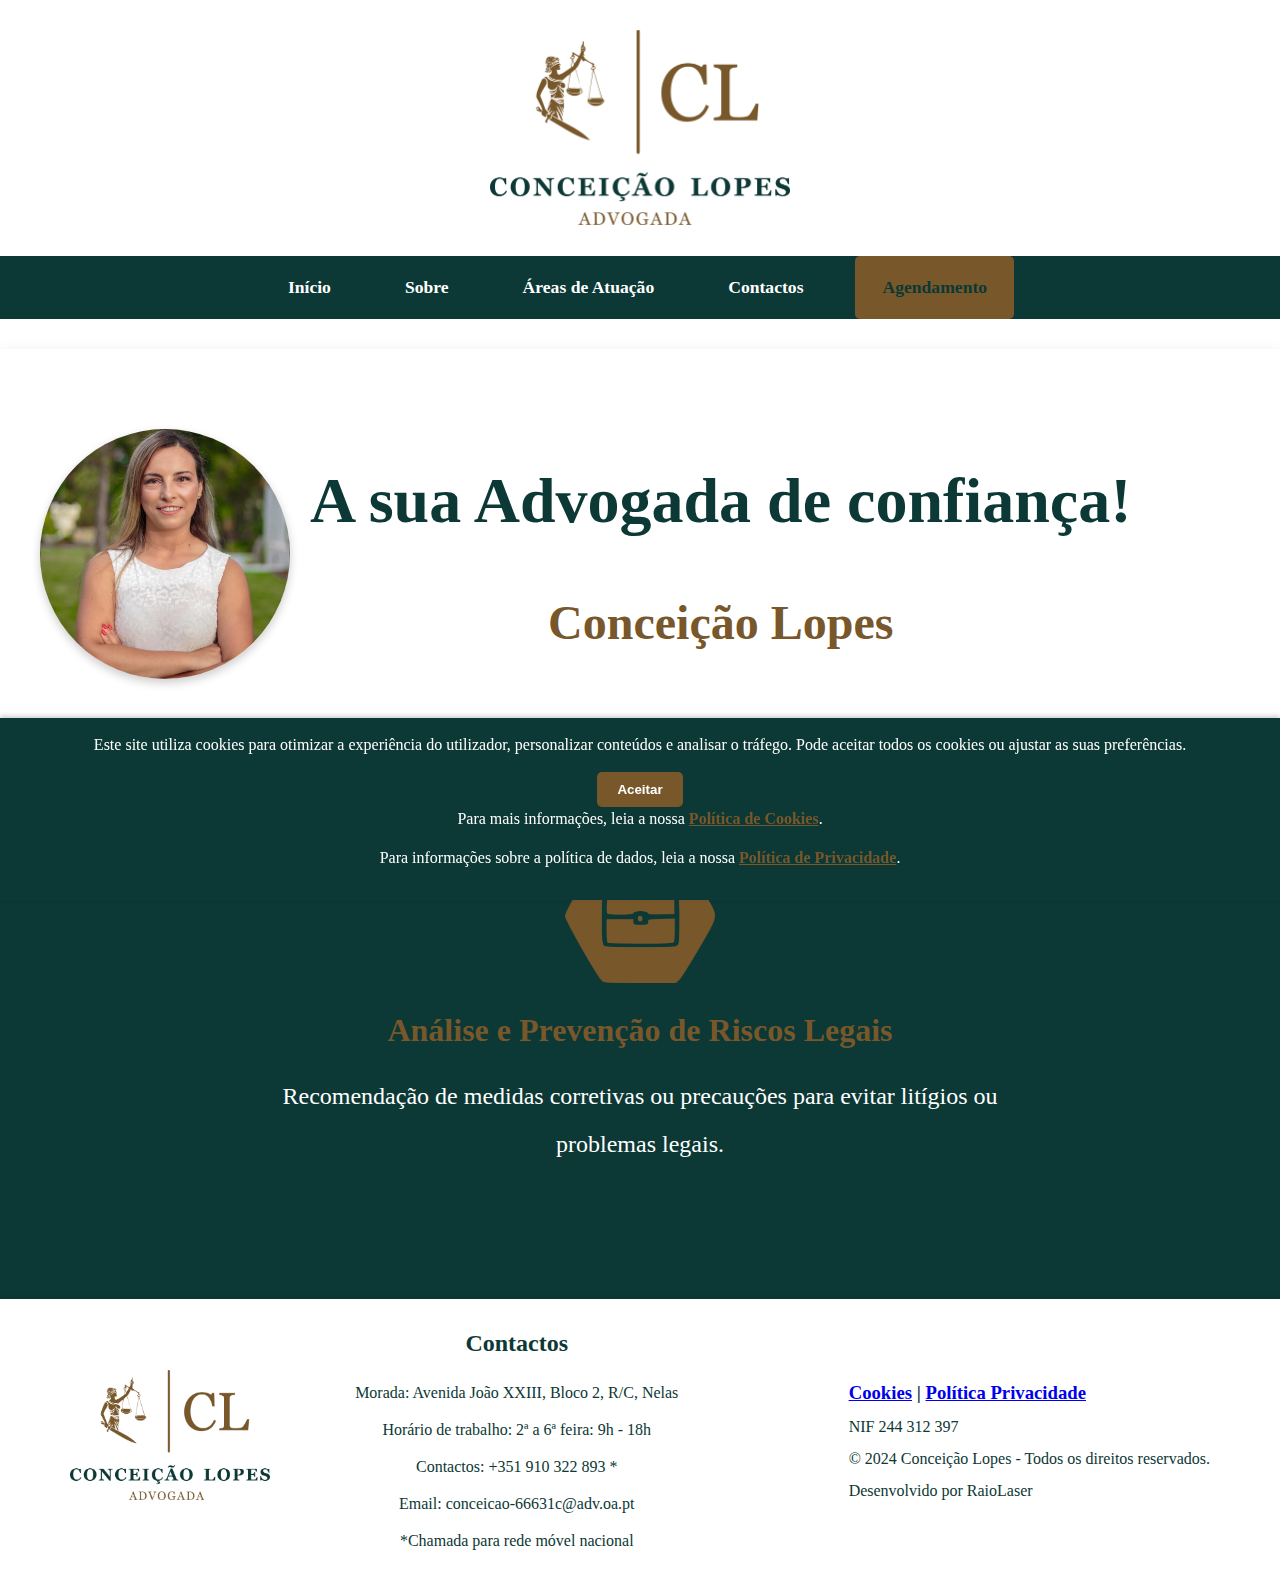
<file: index.html>
<!DOCTYPE html>
<html lang="pt">
<head>
    <meta charset="UTF-8">
    <meta name="viewport" content="width=device-width, initial-scale=1.0">
    <title>Contactos - Conceição Lopes - Advogada</title>
    <link rel="stylesheet" href="styles.css">
    
    </style>
</head>
<body>
    <!-- Cabeçalho -->
    <header>
        <div class="top-bar">
            <img src="logo.png" alt="Logotipo Conceição Lopes" class="logo">
        </div>
        <nav>
            <ul>
                <li><a href="index.html">Início</a></li>
                <li><a href="sobre.html">Sobre</a></li>
                <li><a href="areas.html">Áreas de Atuação</a></li>
                <li><a href="contactos.html">Contactos</a></li>
                <li><a href="agendamento.html" class="btn-agendamento">Agendamento</a></li>
            </ul>
        </nav>
    </header>
    <!-- Slogan e Foto -->
    <section class="slogan">
        <div class="slogan-content">
            <img src="foto1.jpg" alt="Foto da Advogada" class="advogada-foto">
            <div class="slogan-text">
                <h1>A sua Advogada de confiança!</h1>
                <h2>Conceição Lopes</h2>
            </div>
        </div>
    </section>

    <!-- Slider de tópicos -->
    <section class="slider">
        <div class="slider-content">
            <div class="slide active">
                <img src="icon1.png" alt="Ícone Análise">
                <h3>Análise e Prevenção de Riscos Legais</h3>
                <p>Recomendação de medidas corretivas ou precauções para evitar litígios ou problemas legais.</p>
            </div>
            <div class="slide">
                <img src="icon2.png" alt="Ícone Documentação">
                <h3>Documentação Preventiva</h3>
                <p>Contratos, acordos e outros documentos legais de forma proativa para proteger os seus interesses.</p>
            </div>
            <div class="slide">
                <img src="icon3.png" alt="Ícone Orientação">
                <h3>Orientação Jurídica</h3>
                <p>Práticas sobre como agir em conformidade com a lei de forma a agilizar os seus negócios.</p>
            </div>
            <div class="slide">
                <img src="icon4.png" alt="Ícone Atualizações">
                <h3>Atualizações Legais e Jurisprudência</h3>
                <p>Previne os seus clientes sobre novas leis ou decisões judiciais que possam afetar os seus interesses.</p>
            </div>
        </div>
    </section>

    <!-- Rodapé -->
    <footer>
        <div class="footer-container">
        <!-- Logo do rodapé -->
        <div class="footer-logo">
            <img src="logo.png" alt="Logo" />
        </div>
        
        <!-- Contatos e outras informações -->
        <div class="footer-contacts">
            <h3>Contactos</h3>
     	    <p>Morada: Avenida João XXIII, Bloco 2, R/C, Nelas</p>
            <p>Horário de trabalho: 2ª a 6ª feira: 9h - 18h</p>
            <p>Contactos: +351 910 322 893 *</p>
            <p>Email: conceicao-66631c@adv.oa.pt</p>
<p>*Chamada para rede móvel nacional</p>

        </div>
            <div class="footer-center">
                
            </div>
            <div class="footer-right">
 <h3><a href="cookies.html">Cookies</a> | <a href="politica-dados.html">Política Privacidade</a></h3>
                <p>NIF 244 312 397</p>
                <p>© 2024 Conceição Lopes - Todos os direitos reservados.</p>
		<P> Desenvolvido por RaioLaser
               
            </div>
        </div>
    </footer>

    <div id="cookie-popup" class="cookie-popup">
        <p>
            Este site utiliza cookies para otimizar a experiência do utilizador, personalizar conteúdos e analisar o tráfego. 
            Pode aceitar todos os cookies ou ajustar as suas preferências.
        </p>
        <button id="accept-cookies">Aceitar</button>
        <p>Para mais informações, leia a nossa <a href="cookies.html" target="_blank">Política de Cookies</a>.</p>
        <p>Para informações sobre a política de dados, leia a nossa <a href="politica-dados.html" target="_blank">Política de Privacidade</a>.</p>
    </div>
    
</div>
<script src="script.js"></script>
</body>
</html>
</file>
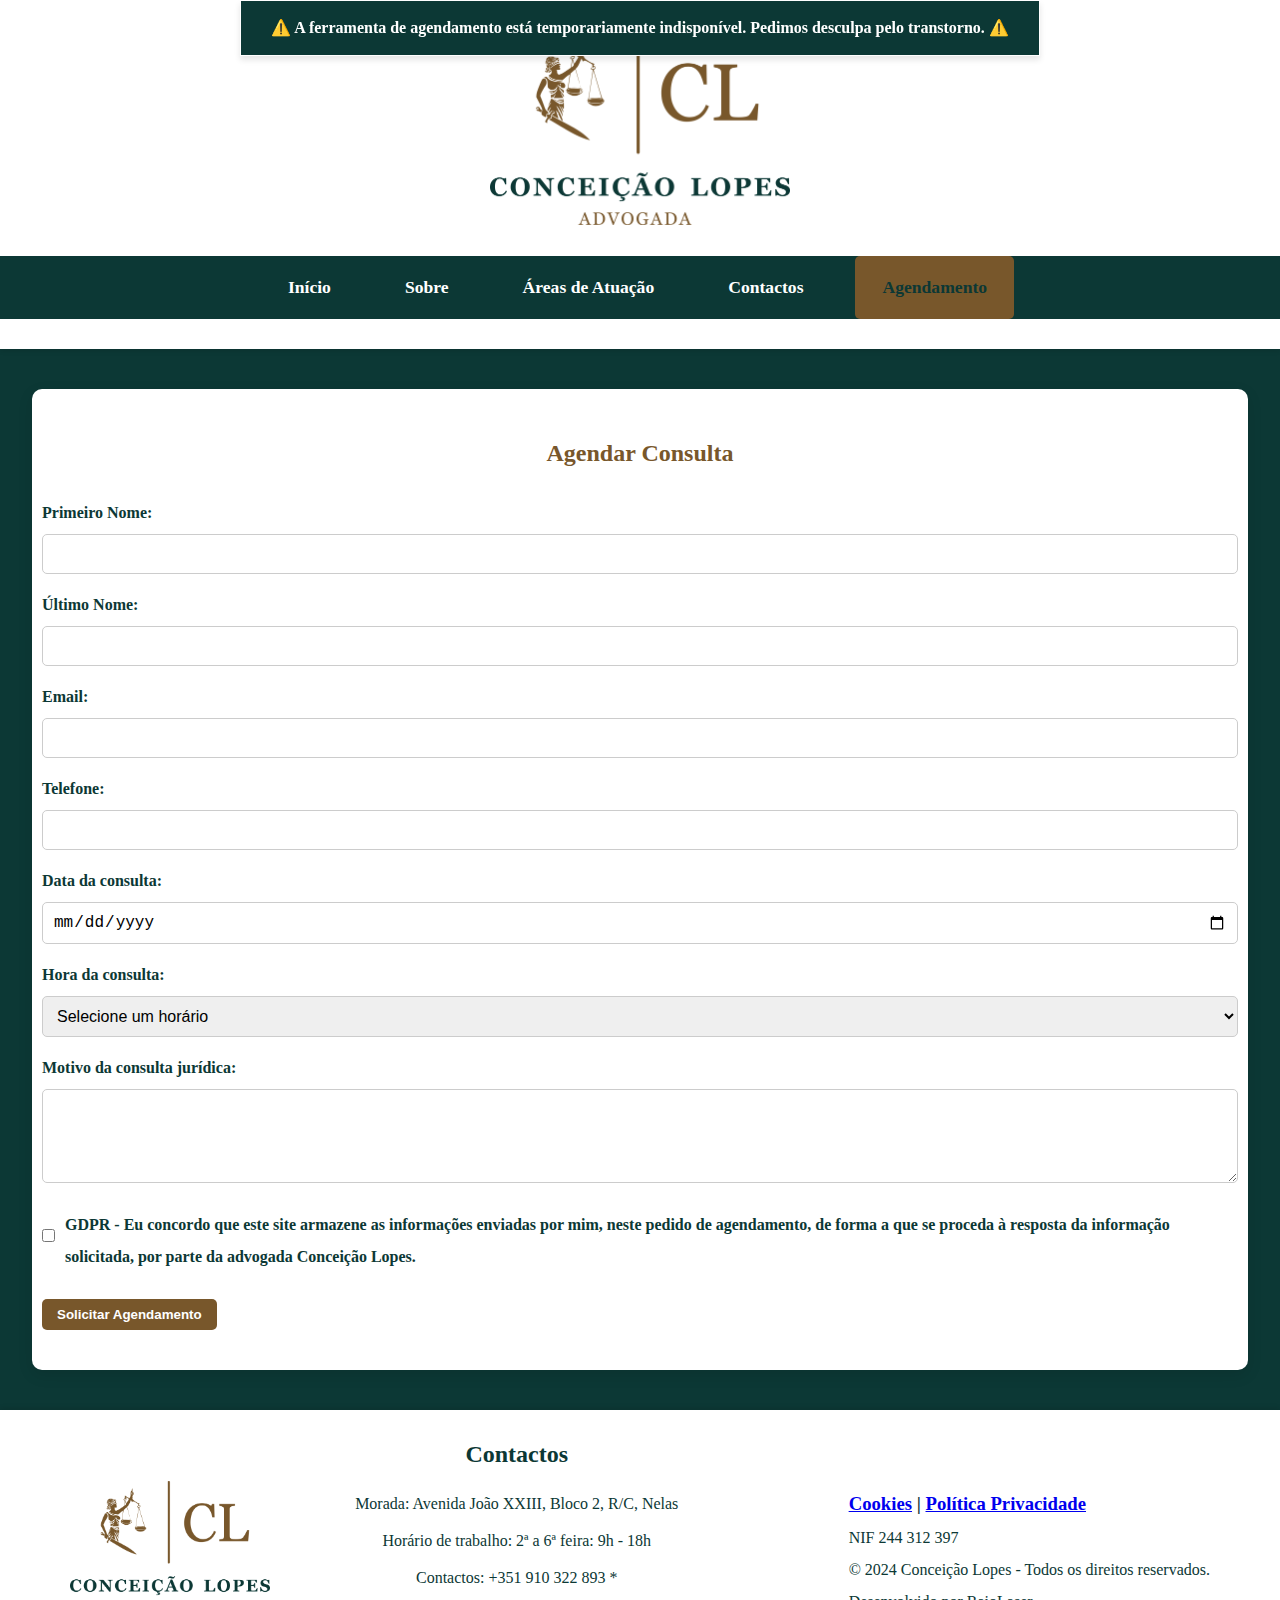
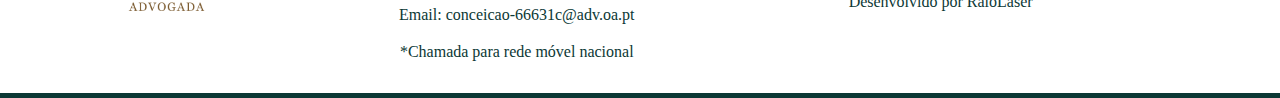
<file: agendamento.html>
<!DOCTYPE html>
<html lang="pt">
<head>
    <meta charset="UTF-8">
    <meta name="viewport" content="width=device-width, initial-scale=1.0">
    <title>Contactos - Conceição Lopes - Advogada</title>
    <link rel="stylesheet" href="styles.css">
    
    </style>
</head>
<body>
    <!-- Cabeçalho -->
    <header>
        <div class="top-bar">
            <img src="logo.png" alt="Logotipo Conceição Lopes" class="logo">
        </div>
        <nav>
            <ul>
                <li><a href="index.html">Início</a></li>
                <li><a href="sobre.html">Sobre</a></li>
                <li><a href="areas.html">Áreas de Atuação</a></li>
                <li><a href="contactos.html">Contactos</a></li>
                <li><a href="agendamento.html" class="btn-agendamento">Agendamento</a></li>
            </ul>
        </nav>
    </header>

  
    <!-- Formulário de Agendamento -->
    <section class="agendamento-form">
        <h2>Agendar Consulta</h2>
        <form id="agendamentoForm">
            <label for="firstName">Primeiro Nome:</label>
            <input type="text" id="firstName" name="firstName" required>

            <label for="lastName">Último Nome:</label>
            <input type="text" id="lastName" name="lastName" required>

            <label for="email">Email:</label>
            <input type="email" id="email" name="email" required>

            <label for="phone">Telefone:</label>
            <input type="tel" id="phone" name="phone" required>

            <label for="date">Data da consulta:</label>
            <input type="date" id="date" name="date" required>

            <label for="time">Hora da consulta:</label>
            <select id="time" name="time" required>
                <option value="">Selecione um horário</option>
                <!-- Horários de 9h às 18h em intervalos de 30 minutos -->
                <option value="09:00">09:00</option>
                <option value="09:30">09:30</option>
                <option value="10:00">10:00</option>
                <option value="10:30">10:30</option>
                <option value="11:00">11:00</option>
                <option value="11:30">11:30</option>
                <option value="12:00">12:00</option>
                <option value="12:30">12:30</option>
                <option value="13:00">13:00</option>
                <option value="13:30">13:30</option>
                <option value="14:00">14:00</option>
                <option value="14:30">14:30</option>
                <option value="15:00">15:00</option>
                <option value="15:30">15:30</option>
                <option value="16:00">16:00</option>
                <option value="16:30">16:30</option>
                <option value="17:00">17:00</option>
                <option value="17:30">17:30</option>
            </select>

            <label for="motivo">Motivo da consulta jurídica:</label>
            <textarea id="motivo" name="motivo" rows="4" required></textarea>

            <div class="gdpr">
                <input type="checkbox" id="gdpr" name="gdpr" required>
                <label for="gdpr">GDPR - Eu concordo que este site armazene as informações enviadas por mim, neste pedido de agendamento, de forma a que se proceda à resposta da informação solicitada, por parte da advogada Conceição Lopes.</label>
            </div>

            <button type="submit">Solicitar Agendamento</button>
        </form>
    </section>
   
        <!-- Rodapé -->
        <footer>
            <div class="footer-container">
            <!-- Logo do rodapé -->
            <div class="footer-logo">
                <img src="logo.png" alt="Logo" />
            </div>
            
            <!-- Contatos e outras informações -->
            <div class="footer-contacts">
                <h3>Contactos</h3>
                 <p>Morada: Avenida João XXIII, Bloco 2, R/C, Nelas</p>
                <p>Horário de trabalho: 2ª a 6ª feira: 9h - 18h</p>
                <p>Contactos: +351 910 322 893 *</p>
                <p>Email: conceicao-66631c@adv.oa.pt</p>
    <p>*Chamada para rede móvel nacional</p>
    
            </div>
                <div class="footer-center">
                    
                </div>
                <div class="footer-right">
     <h3><a href="cookies.html">Cookies</a> | <a href="politica-dados.html">Política Privacidade</a></h3>
                    <p>NIF 244 312 397</p>
                    <p>© 2024 Conceição Lopes - Todos os direitos reservados.</p>
            <P> Desenvolvido por RaioLaser
                   
                </div>
            </div>
            <div id="popup-info">
                <p>⚠️ A ferramenta de agendamento está temporariamente indisponível. Pedimos desculpa pelo transtorno. ⚠️</p>
            </div>
        </footer>
        
</body>
</html>
</file>
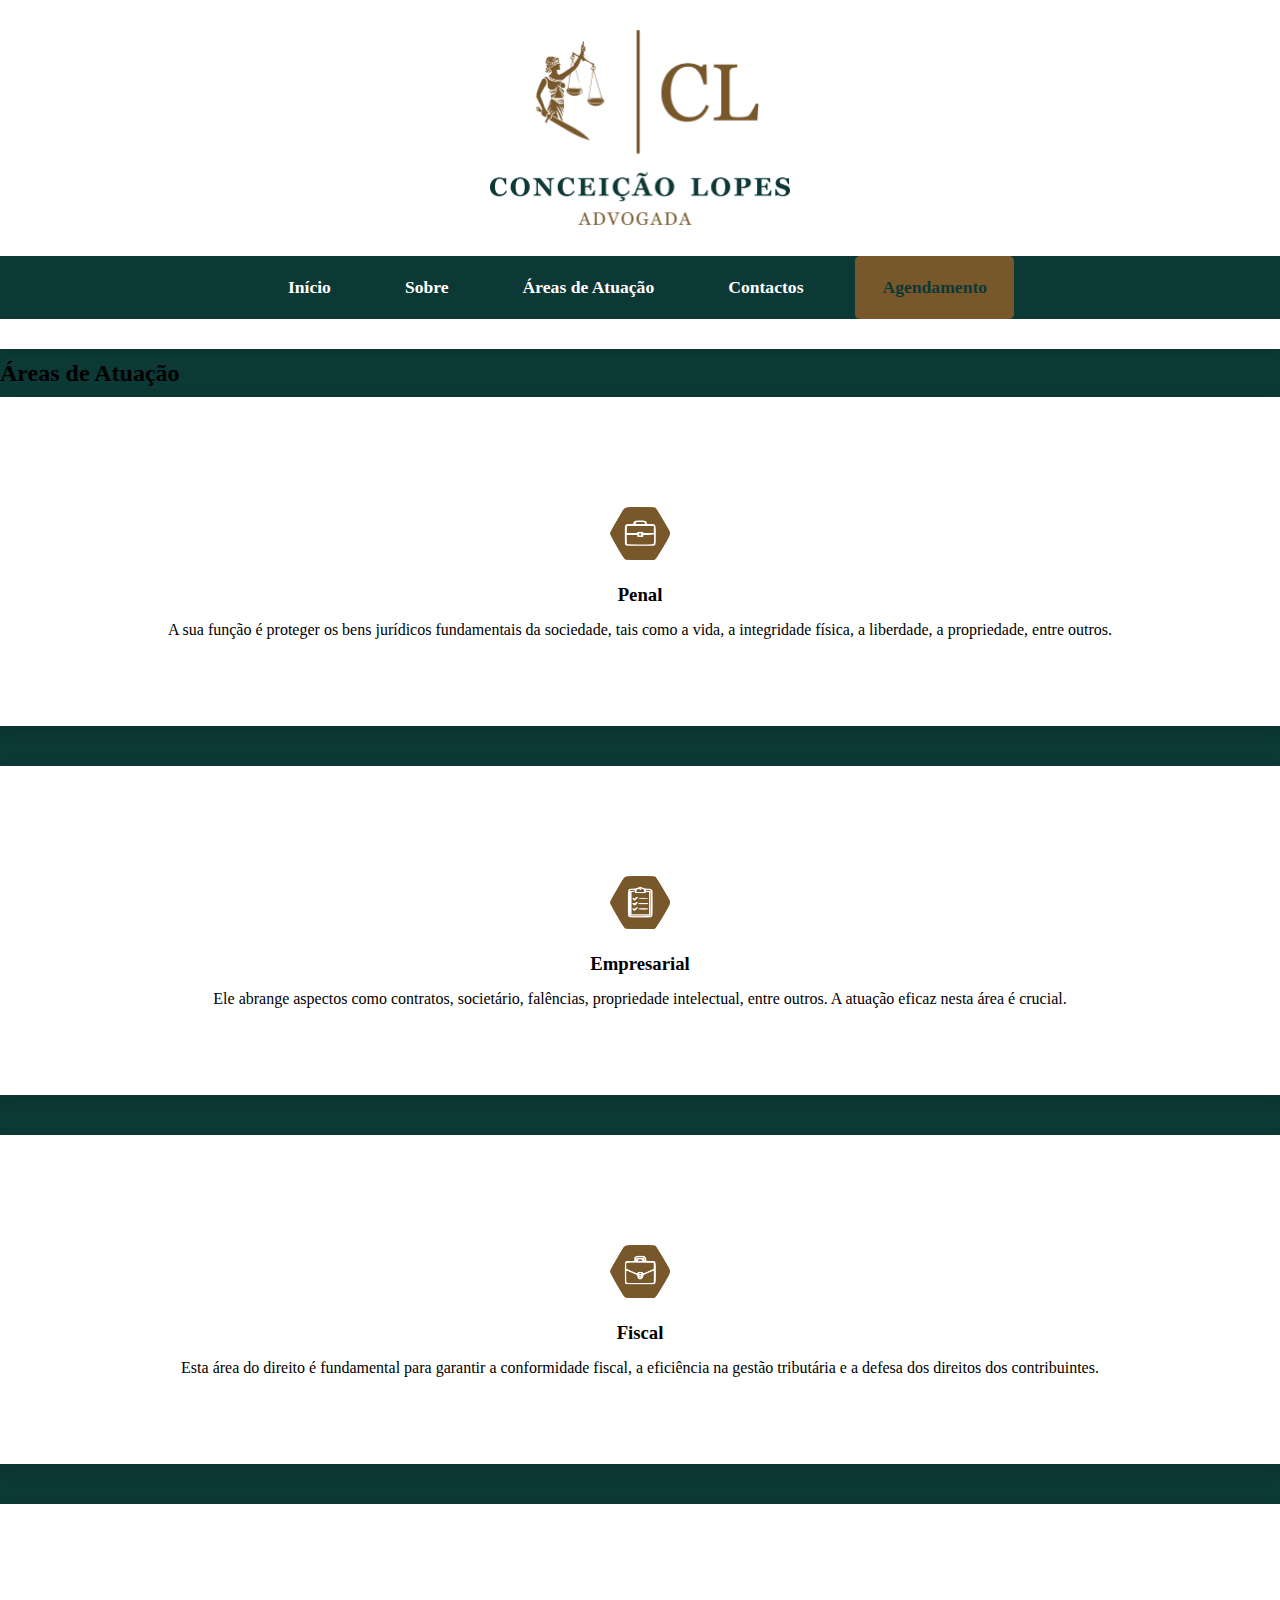
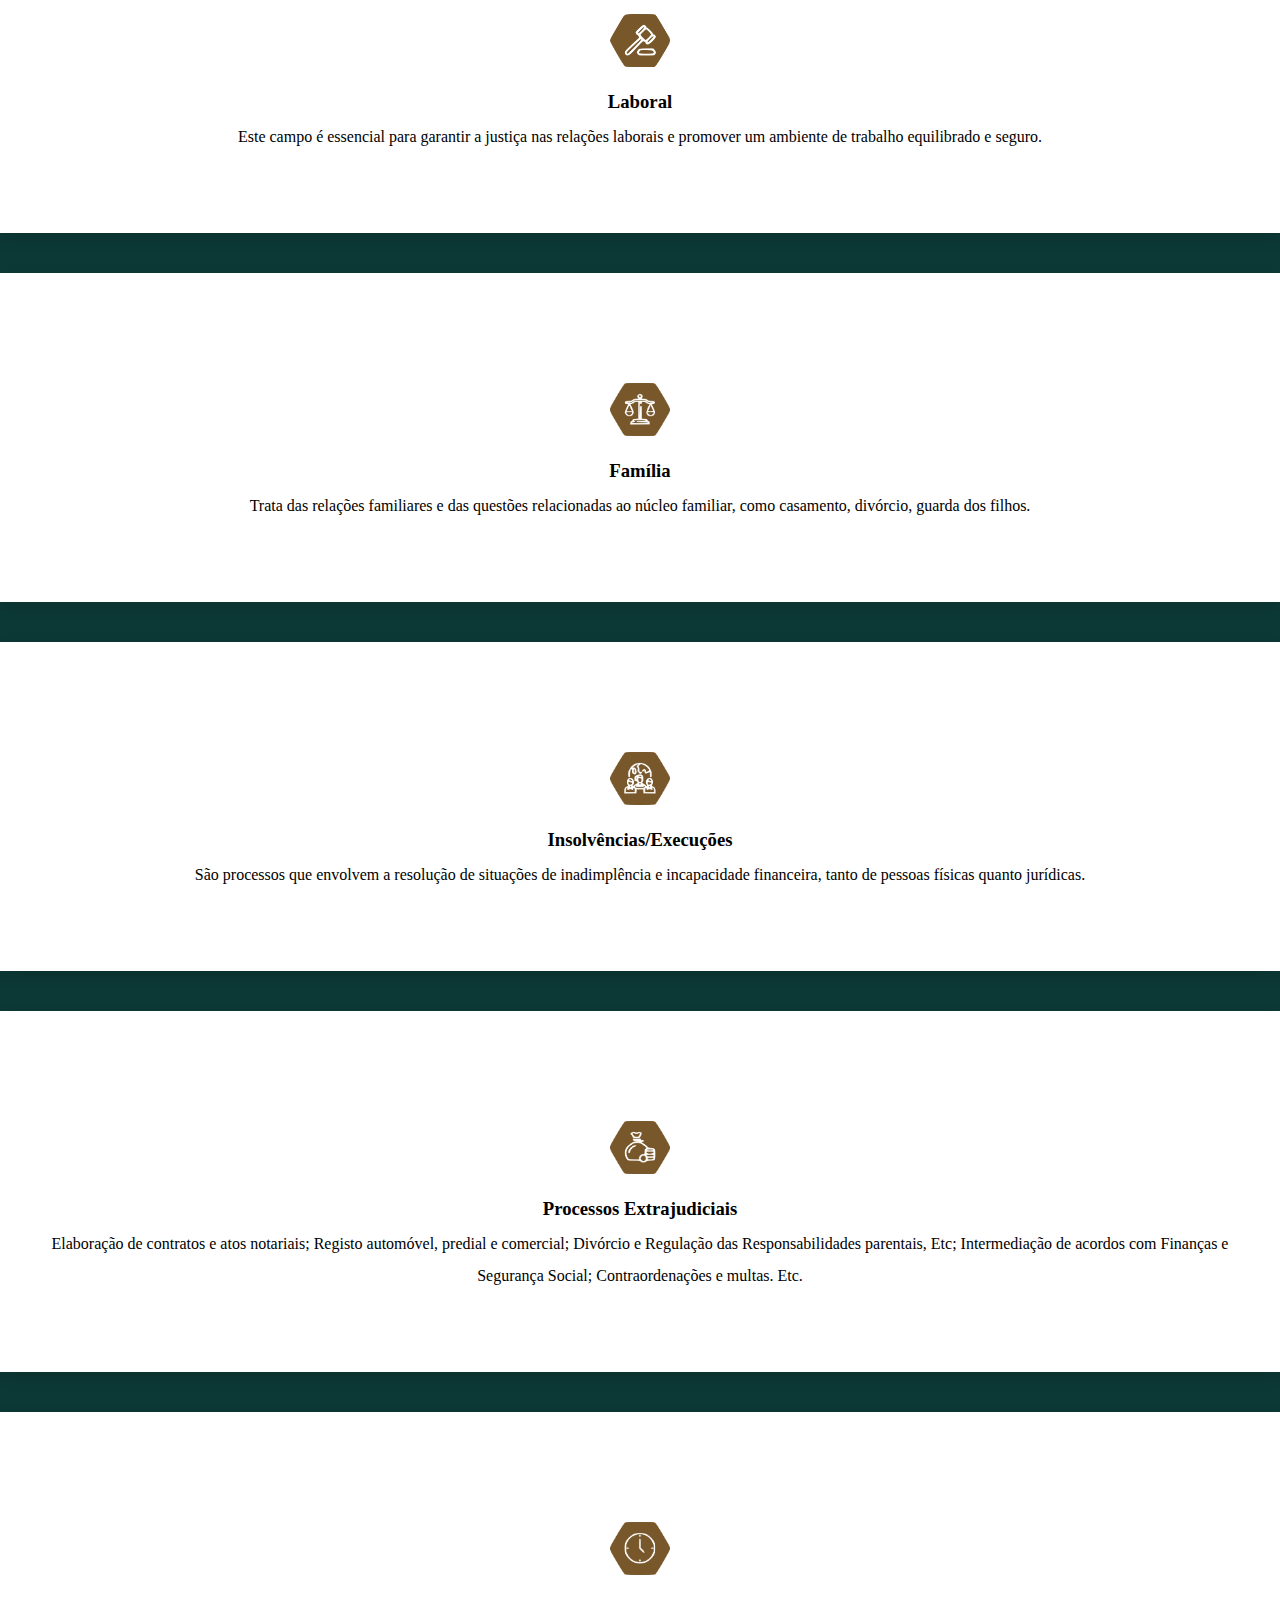
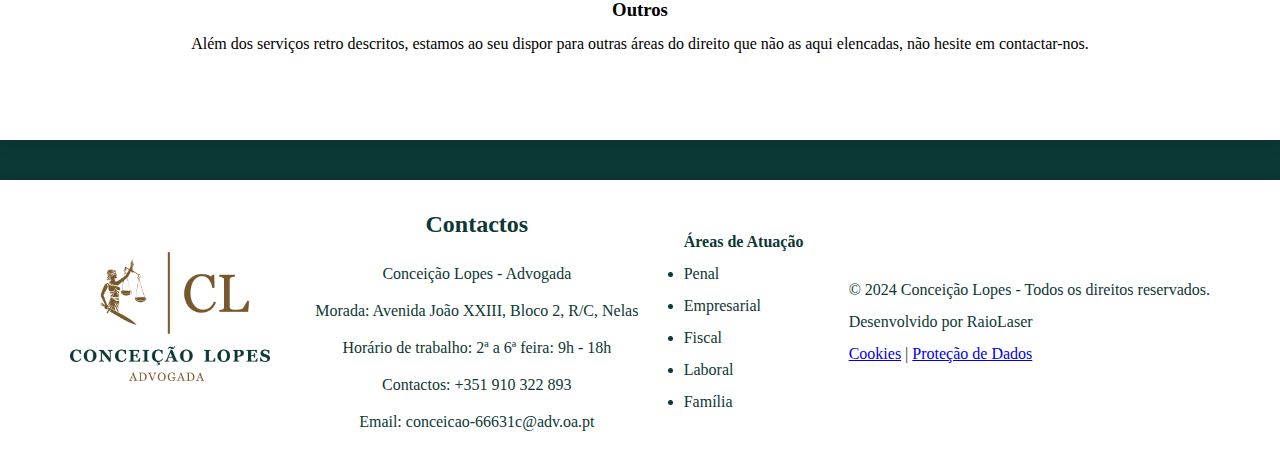
<file: areas-atuacao.html>
<!DOCTYPE html>
<html lang="pt">
<head>
    <meta charset="UTF-8">
    <meta name="viewport" content="width=device-width, initial-scale=1.0">
    <title>Áreas de Atuação - Conceição Lopes - Advogada</title>
    <link rel="stylesheet" href="styles.css">
</head>
<body>
    <!-- Cabeçalho -->
    <header>
        <div class="top-bar">
            <img src="logo.png" alt="Logotipo Conceição Lopes" class="logo">
        </div>
        <nav>
            <ul>
                <li><a href="index.html">Início</a></li>
                <li><a href="sobre.html">Sobre</a></li>
                <li><a href="areas.html">Áreas de Atuação</a></li>
                <li><a href="contactos.html">Contactos</a></li>
                <li><a href="agendamento.html" class="btn-agendamento">Agendamento</a></li>
            </ul>
        </nav>
    </header>

    <!-- Áreas de Atuação -->
    <section class="areas">
        <h2>Áreas de Atuação</h2>
        <div class="area-container">
            <div class="area">
                <img src="icon1.png" alt="Ícone Penal" class="area-icon">
                <h3>Penal</h3>
                <p>A sua função é proteger os bens jurídicos fundamentais da sociedade, tais como a vida, a integridade física, a liberdade, a propriedade, entre outros.</p>
            </div>
            <div class="area">
                <img src="icon2.png" alt="Ícone Empresarial" class="area-icon">
                <h3>Empresarial</h3>
                <p>Ele abrange aspectos como contratos, societário, falências, propriedade intelectual, entre outros. A atuação eficaz nesta área é crucial.</p>
            </div>
            <div class="area">
                <img src="icon3.png" alt="Ícone Fiscal" class="area-icon">
                <h3>Fiscal</h3>
                <p>Esta área do direito é fundamental para garantir a conformidade fiscal, a eficiência na gestão tributária e a defesa dos direitos dos contribuintes.</p>
            </div>
            <div class="area">
                <img src="icon4.png" alt="Ícone Laboral" class="area-icon">
                <h3>Laboral</h3>
                <p>Este campo é essencial para garantir a justiça nas relações laborais e promover um ambiente de trabalho equilibrado e seguro.</p>
            </div>
            <div class="area">
                <img src="icon5.png" alt="Ícone Família" class="area-icon">
                <h3>Família</h3>
                <p>Trata das relações familiares e das questões relacionadas ao núcleo familiar, como casamento, divórcio, guarda dos filhos.</p>
            </div>
            <div class="area">
                <img src="icon6.png" alt="Ícone Insolvências/Execuções" class="area-icon">
                <h3>Insolvências/Execuções</h3>
                <p>São processos que envolvem a resolução de situações de inadimplência e incapacidade financeira, tanto de pessoas físicas quanto jurídicas.</p>
            </div>
            <div class="area">
                <img src="icon7.png" alt="Ícone Processos Extrajudiciais" class="area-icon">
                <h3>Processos Extrajudiciais</h3>
                <p>Elaboração de contratos e atos notariais; Registo automóvel, predial e comercial; Divórcio e Regulação das Responsabilidades parentais, Etc; Intermediação de acordos com Finanças e Segurança Social; Contraordenações e multas. Etc.</p>
            </div>
            <div class="area">
                <img src="icon8.png" alt="Ícone Outros" class="area-icon">
                <h3>Outros</h3>
                <p>Além dos serviços retro descritos, estamos ao seu dispor para outras áreas do direito que não as aqui elencadas, não hesite em contactar-nos.</p>
            </div>
        </div>
    </section>

   
    <!-- Rodapé -->
    <footer>
        <div class="footer-container">
        <!-- Logo do rodapé -->
        <div class="footer-logo">
            <img src="logo.png" alt="Logo" />
        </div>
        
        <!-- Contatos e outras informações -->
        <div class="footer-contacts">
            <h3>Contactos</h3>
            <p>Conceição Lopes - Advogada</p>
            <p>Morada: Avenida João XXIII, Bloco 2, R/C, Nelas</p>
            <p>Horário de trabalho: 2ª a 6ª feira: 9h - 18h</p>
            <p>Contactos: +351 910 322 893</p>
            <p>Email: conceicao-66631c@adv.oa.pt</p>
        </div>
            <div class="footer-center">
                <h4>Áreas de Atuação</h4>
                <ul>
                    <li>Penal</li>
                    <li>Empresarial</li>
                    <li>Fiscal</li>
                    <li>Laboral</li>
                    <li>Família</li>
                </ul>
            </div>
            <div class="footer-right">
                <p>© 2024 Conceição Lopes - Todos os direitos reservados.</p>
		<P> Desenvolvido por RaioLaser
                <p><a href="cookies.html">Cookies</a> | <a href="politica-dados.html">Proteção de Dados</a></p>
            </div>
        </div>
    </footer>
</body>
</html>
</file>
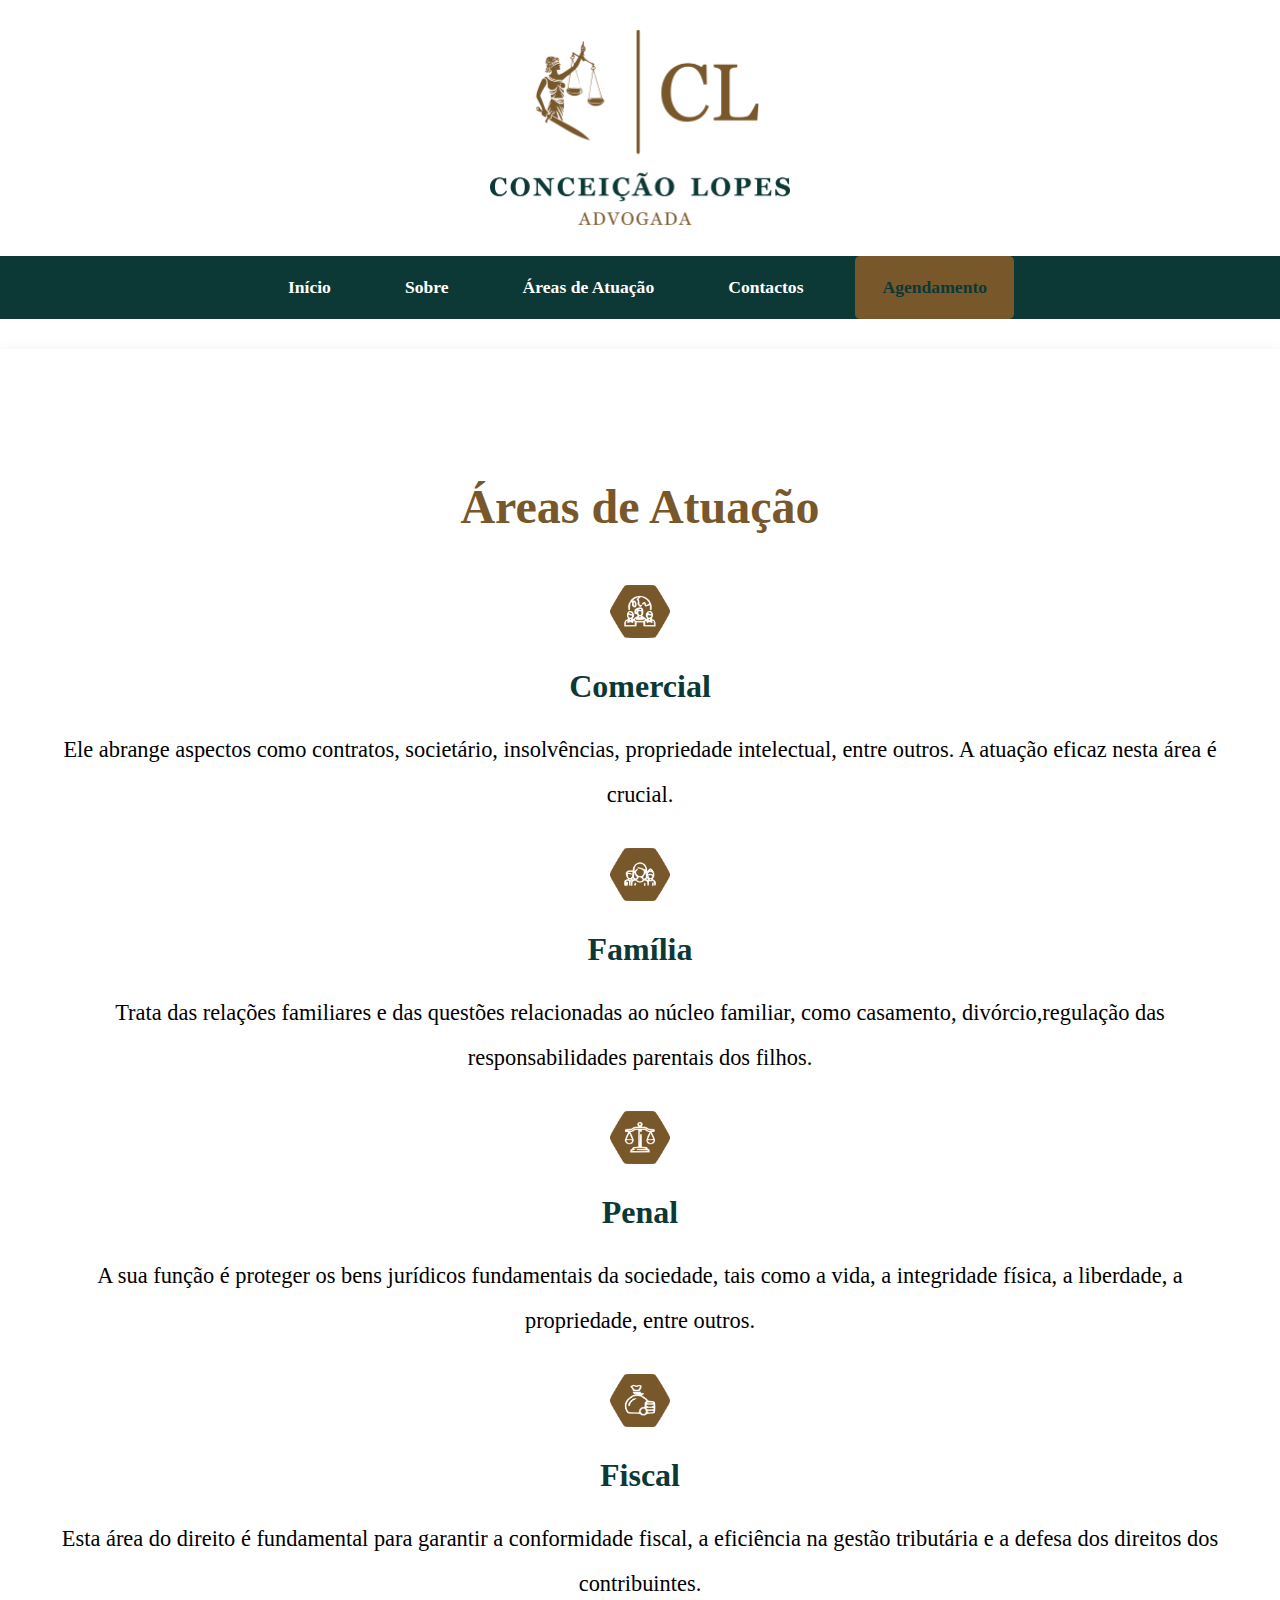
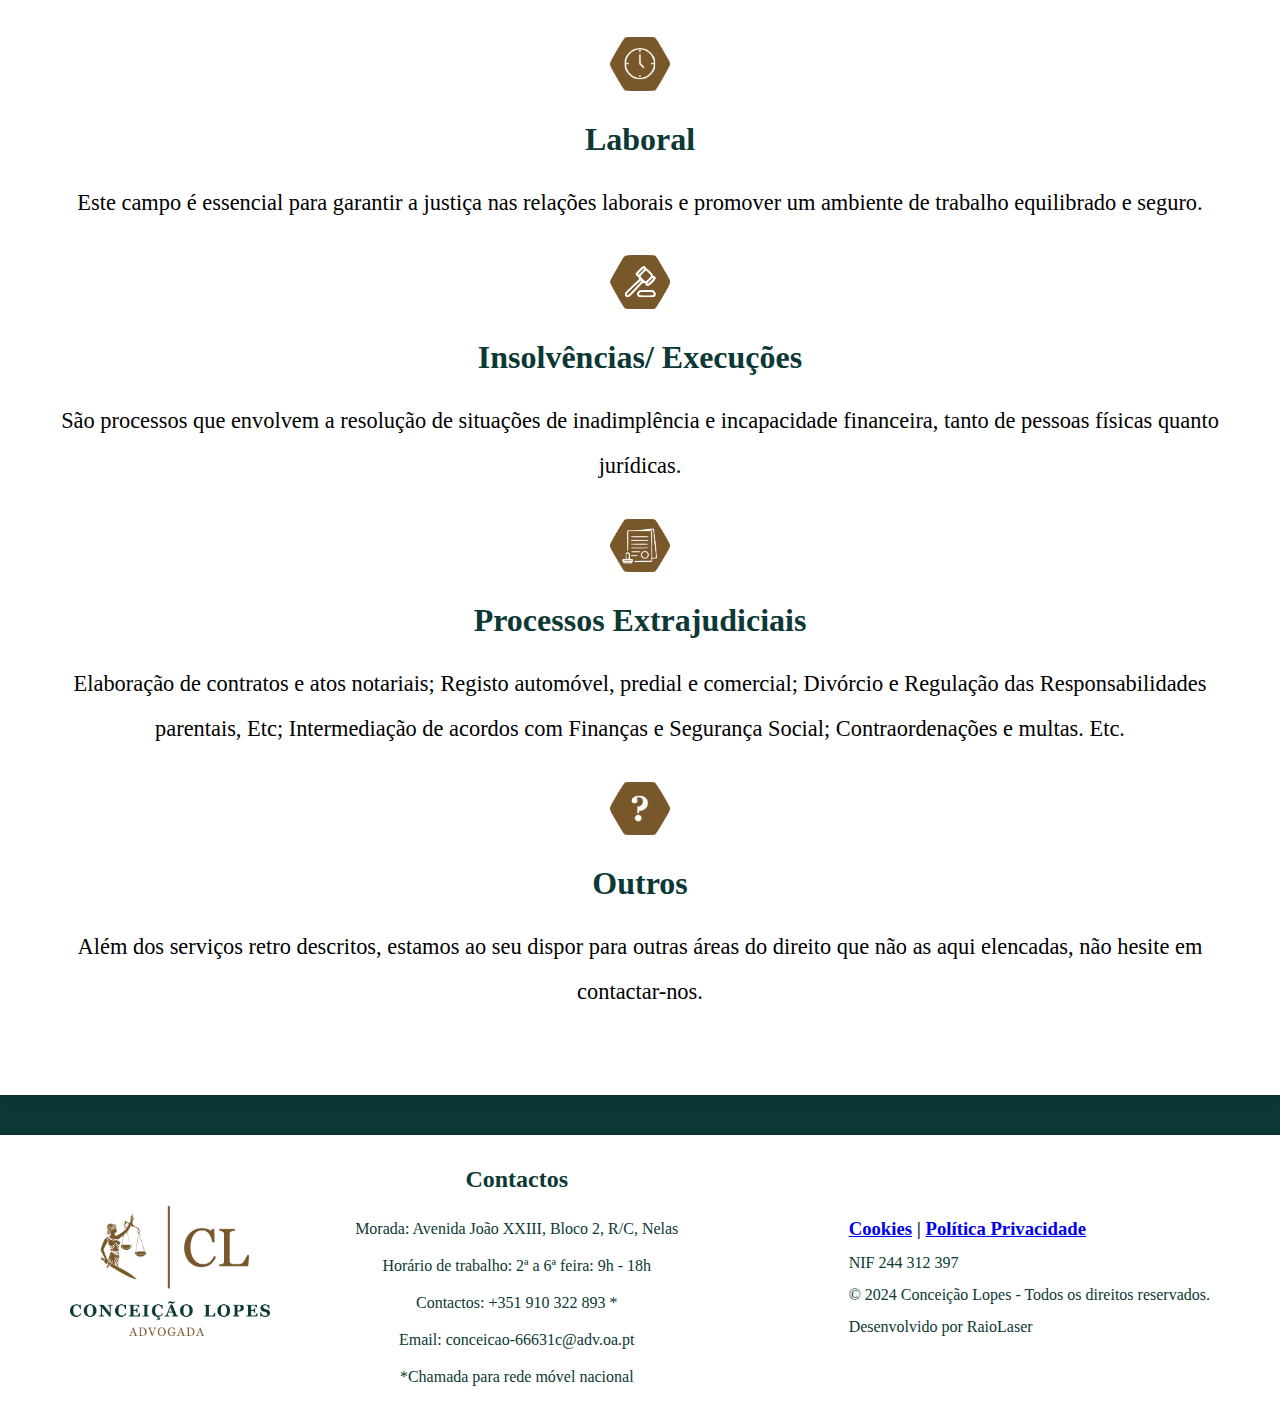
<file: areas.html>
<!DOCTYPE html>
<html lang="pt">
<head>
    <meta charset="UTF-8">
    <meta name="viewport" content="width=device-width, initial-scale=1.0">
    <title>Contactos - Conceição Lopes - Advogada</title>
    <link rel="stylesheet" href="styles.css">
    
    </style>
</head>
<body>
    <!-- Cabeçalho -->
    <header>
        <div class="top-bar">
            <img src="logo.png" alt="Logotipo Conceição Lopes" class="logo">
        </div>
        <nav>
            <ul>
                <li><a href="index.html">Início</a></li>
                <li><a href="sobre.html">Sobre</a></li>
                <li><a href="areas.html">Áreas de Atuação</a></li>
                <li><a href="contactos.html">Contactos</a></li>
                <li><a href="agendamento.html" class="btn-agendamento">Agendamento</a></li>
            </ul>
        </nav>
    </header>
    <!-- Áreas de Atuação -->
    <section class="contacto">
        <div class="contacto-content">
            <div class="contacto-text">
                <h2>Áreas de Atuação</h2>
                
                <img src="icon6.png" alt="Ícone Penal" class="area-icon">
                <h1>Comercial</h1>
                <p>Ele abrange aspectos como contratos, societário, insolvências, propriedade intelectual, entre outros. A atuação eficaz nesta área é crucial.</p>
            
                <img src="icon9.png" alt="Ícone Família" class="area-icon">
                <h1>Família</h1>
                <p>Trata das relações familiares e das questões relacionadas ao núcleo familiar, como casamento, divórcio,regulação das responsabilidades parentais dos filhos.</p>

                <img src="icon5.png" alt="Ícone Penal" class="area-icon">
                <h1>Penal</h1>
                <p>A sua função é proteger os bens jurídicos fundamentais da sociedade, tais como a vida, a integridade física, a liberdade, a propriedade, entre outros.</p>

            
                <img src="icon7.png" alt="Ícone Fiscal" class="area-icon">
                <h1>Fiscal</h1>
                <p>Esta área do direito é fundamental para garantir a conformidade fiscal, a eficiência na gestão tributária e a defesa dos direitos dos contribuintes.</p>
            
                <img src="icon8.png" alt="Ícone Laboral" class="area-icon">
                <h1>Laboral</h1>
                <p>Este campo é essencial para garantir a justiça nas relações laborais e promover um ambiente de trabalho equilibrado e seguro.</p>
    
            
                <img src="icon4.png" alt="Ícone Insolvências/Execuções" class="area-icon">
                <h1>Insolvências/
                Execuções</h1>
                <p>São processos que envolvem a resolução de situações de inadimplência e incapacidade financeira, tanto de pessoas físicas quanto jurídicas.</p>
            
                <img src="icon11.png" alt="Ícone Processos Extrajudiciais" class="area-icon">
                <h1>Processos Extrajudiciais</h1>
                <p>Elaboração de contratos e atos notariais; Registo automóvel, predial e comercial; Divórcio e Regulação das Responsabilidades parentais, Etc; Intermediação de acordos com Finanças e Segurança Social; Contraordenações e multas. Etc.</p>
            
                <img src="icon12.png" alt="Ícone Outros" class="area-icon">
                <h1>Outros</h1>
                <p>Além dos serviços retro descritos, estamos ao seu dispor para outras áreas do direito que não as aqui elencadas, não hesite em contactar-nos.</p>
            </div>
        </div>
    </section>


           <!-- Rodapé -->
           <footer>
            <div class="footer-container">
            <!-- Logo do rodapé -->
            <div class="footer-logo">
                <img src="logo.png" alt="Logo" />
            </div>
            
            <!-- Contatos e outras informações -->
            <div class="footer-contacts">
                <h3>Contactos</h3>
                 <p>Morada: Avenida João XXIII, Bloco 2, R/C, Nelas</p>
                <p>Horário de trabalho: 2ª a 6ª feira: 9h - 18h</p>
                <p>Contactos: +351 910 322 893 *</p>
                <p>Email: conceicao-66631c@adv.oa.pt</p>
    <p>*Chamada para rede móvel nacional</p>
    
            </div>
                <div class="footer-center">
                    
                </div>
                <div class="footer-right">
     <h3><a href="cookies.html">Cookies</a> | <a href="politica-dados.html">Política Privacidade</a></h3>
                    <p>NIF 244 312 397</p>
                    <p>© 2024 Conceição Lopes - Todos os direitos reservados.</p>
            <P> Desenvolvido por RaioLaser
                   
                </div>
            </div>
        </footer>
</body>
</html>
</file>
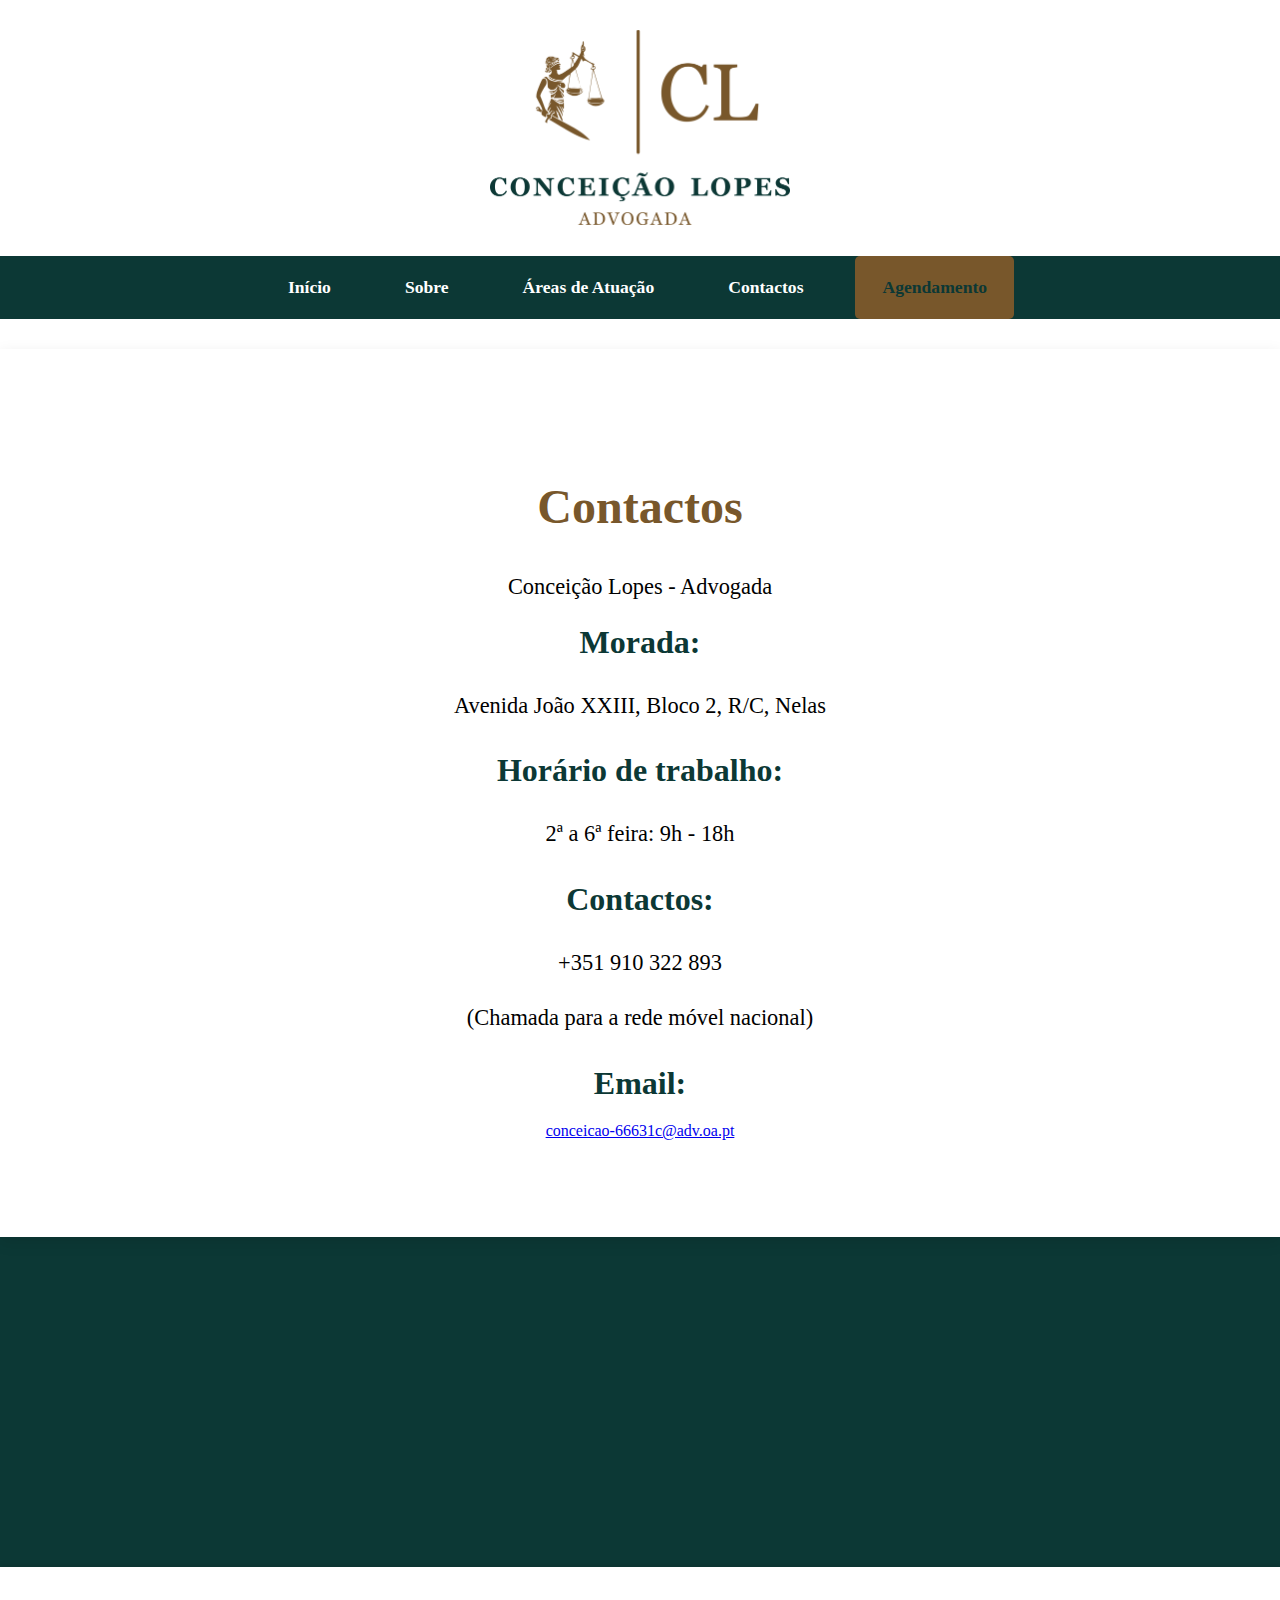
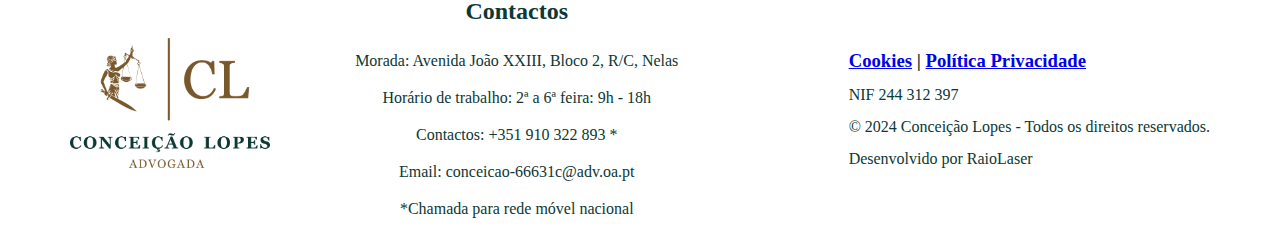
<file: contactos.html>
<!DOCTYPE html>
<html lang="pt">
<head>
    <meta charset="UTF-8">
    <meta name="viewport" content="width=device-width, initial-scale=1.0">
    <title>Contactos - Conceição Lopes - Advogada</title>
    <link rel="stylesheet" href="styles.css">
    
    </style>
</head>
<body>
    <!-- Cabeçalho -->
    <header>
        <div class="top-bar">
            <img src="logo.png" alt="Logotipo Conceição Lopes" class="logo">
        </div>
        <nav>
            <ul>
                <li><a href="index.html">Início</a></li>
                <li><a href="sobre.html">Sobre</a></li>
                <li><a href="areas.html">Áreas de Atuação</a></li>
                <li><a href="contactos.html">Contactos</a></li>
                <li><a href="agendamento.html" class="btn-agendamento">Agendamento</a></li>
            </ul>
        </nav>
    </header>
    <!-- Contactos -->
    <section class="contacto">
        <div class="contacto-content">
            <div class="contacto-text">
                <h2>Contactos</h2>
                <p>
                    Conceição Lopes - Advogada<br>
                    <h1>Morada:</h1>
                    <p>Avenida João XXIII, Bloco 2, R/C, Nelas
                </p>
                <p>
                    <h1>Horário de trabalho:</h1>
                    <p>2ª a 6ª feira: 9h - 18h
                </p>
                <p>
                    <h1>Contactos:</h1>
                    <p>+351 910 322 893
                    <p>(Chamada para a rede móvel nacional)
                </p>
                <p>
                    <h1>Email:</h1>
                    <a href="mailto:conceicao-66631c@adv.oa.pt">conceicao-66631c@adv.oa.pt</a>
                </p>
            </div>
        </div>
    </section>

    <!-- Mapa do Google Maps -->
    <section class="map-container">
        <iframe 
            src="https://maps.app.goo.gl/Cba4JG4RqZSRuzLz6"
            allowfullscreen="não" 
            loading="lazy" 
            referrerpolicy="no-referrer-when-downgrade">
        </iframe>
    </section>

  
       <!-- Rodapé -->
       <footer>
        <div class="footer-container">
        <!-- Logo do rodapé -->
        <div class="footer-logo">
            <img src="logo.png" alt="Logo" />
        </div>
        
        <!-- Contatos e outras informações -->
        <div class="footer-contacts">
            <h3>Contactos</h3>
     	    <p>Morada: Avenida João XXIII, Bloco 2, R/C, Nelas</p>
            <p>Horário de trabalho: 2ª a 6ª feira: 9h - 18h</p>
            <p>Contactos: +351 910 322 893 *</p>
            <p>Email: conceicao-66631c@adv.oa.pt</p>
<p>*Chamada para rede móvel nacional</p>

        </div>
            <div class="footer-center">
                
            </div>
            <div class="footer-right">
 <h3><a href="cookies.html">Cookies</a> | <a href="politica-dados.html">Política Privacidade</a></h3>
                <p>NIF 244 312 397</p>
                <p>© 2024 Conceição Lopes - Todos os direitos reservados.</p>
		<P> Desenvolvido por RaioLaser
               
            </div>
        </div>
    </footer>
</body>
</html>
</file>
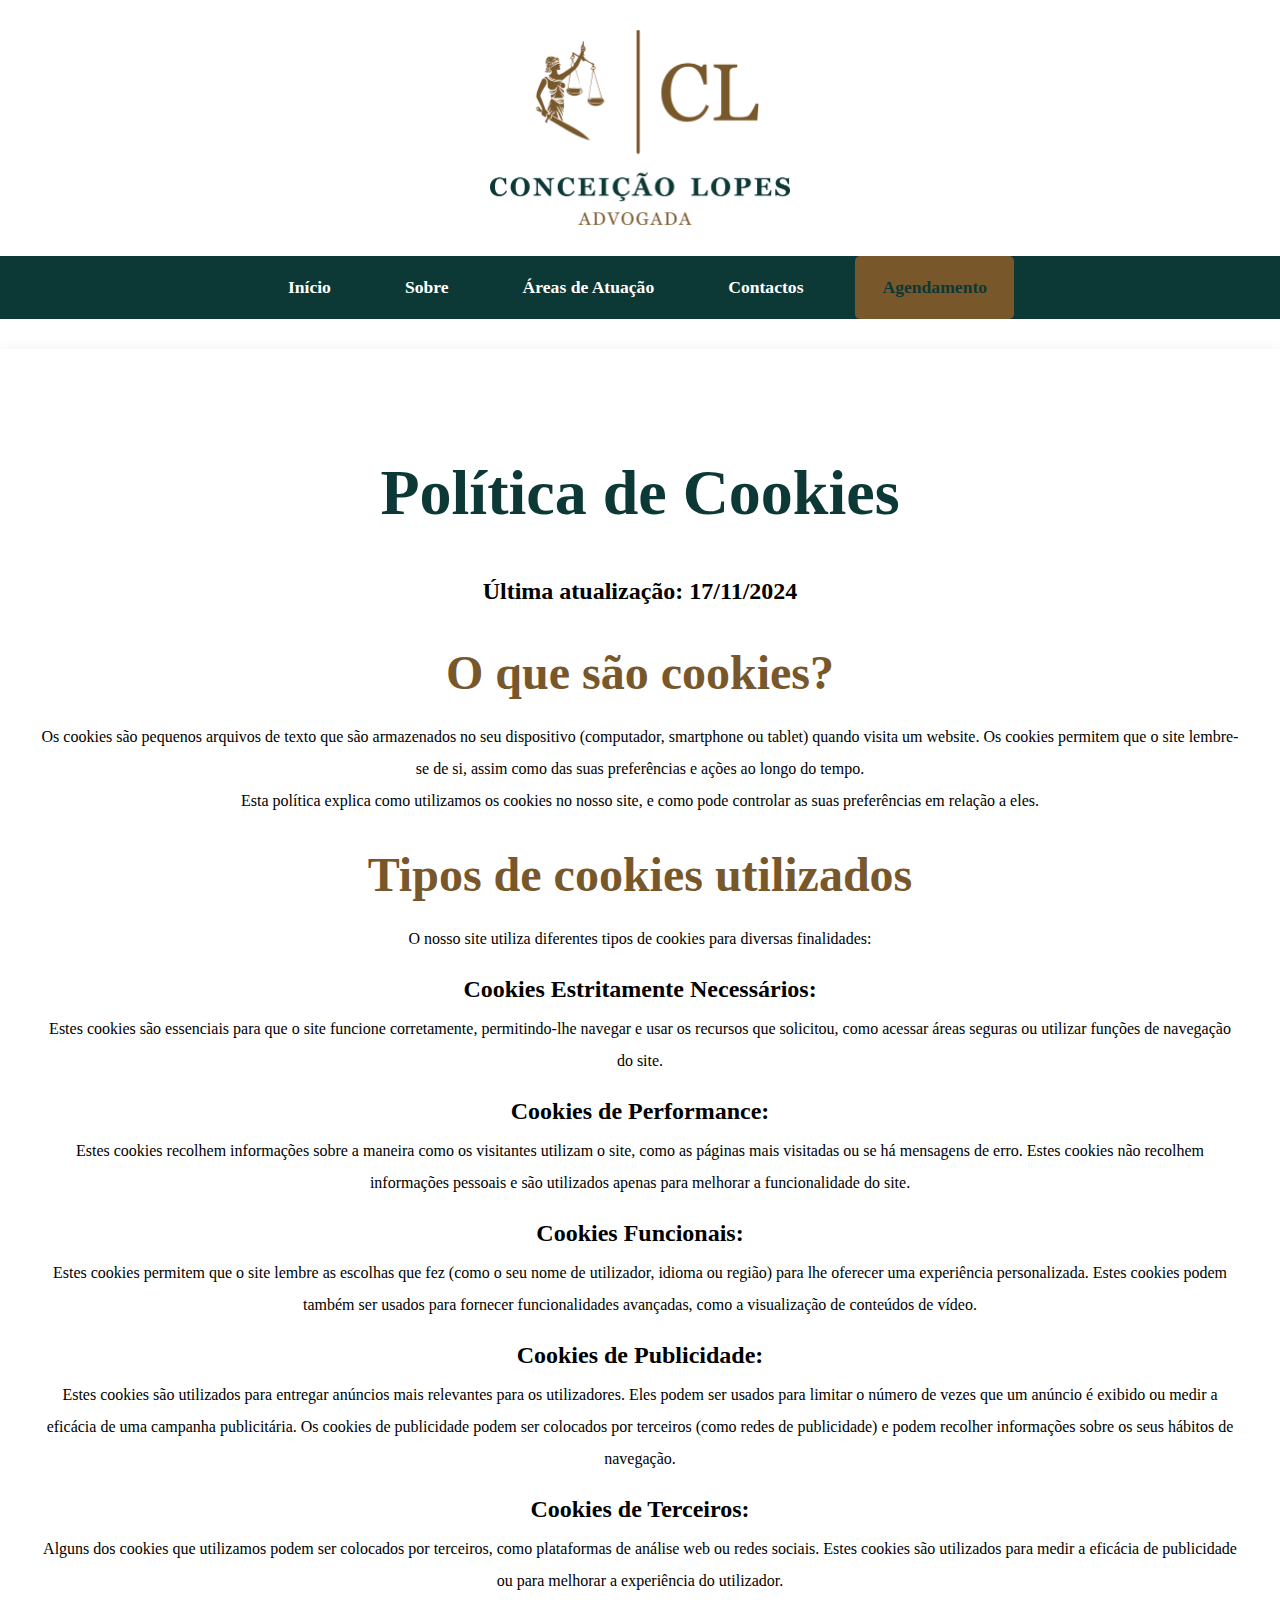
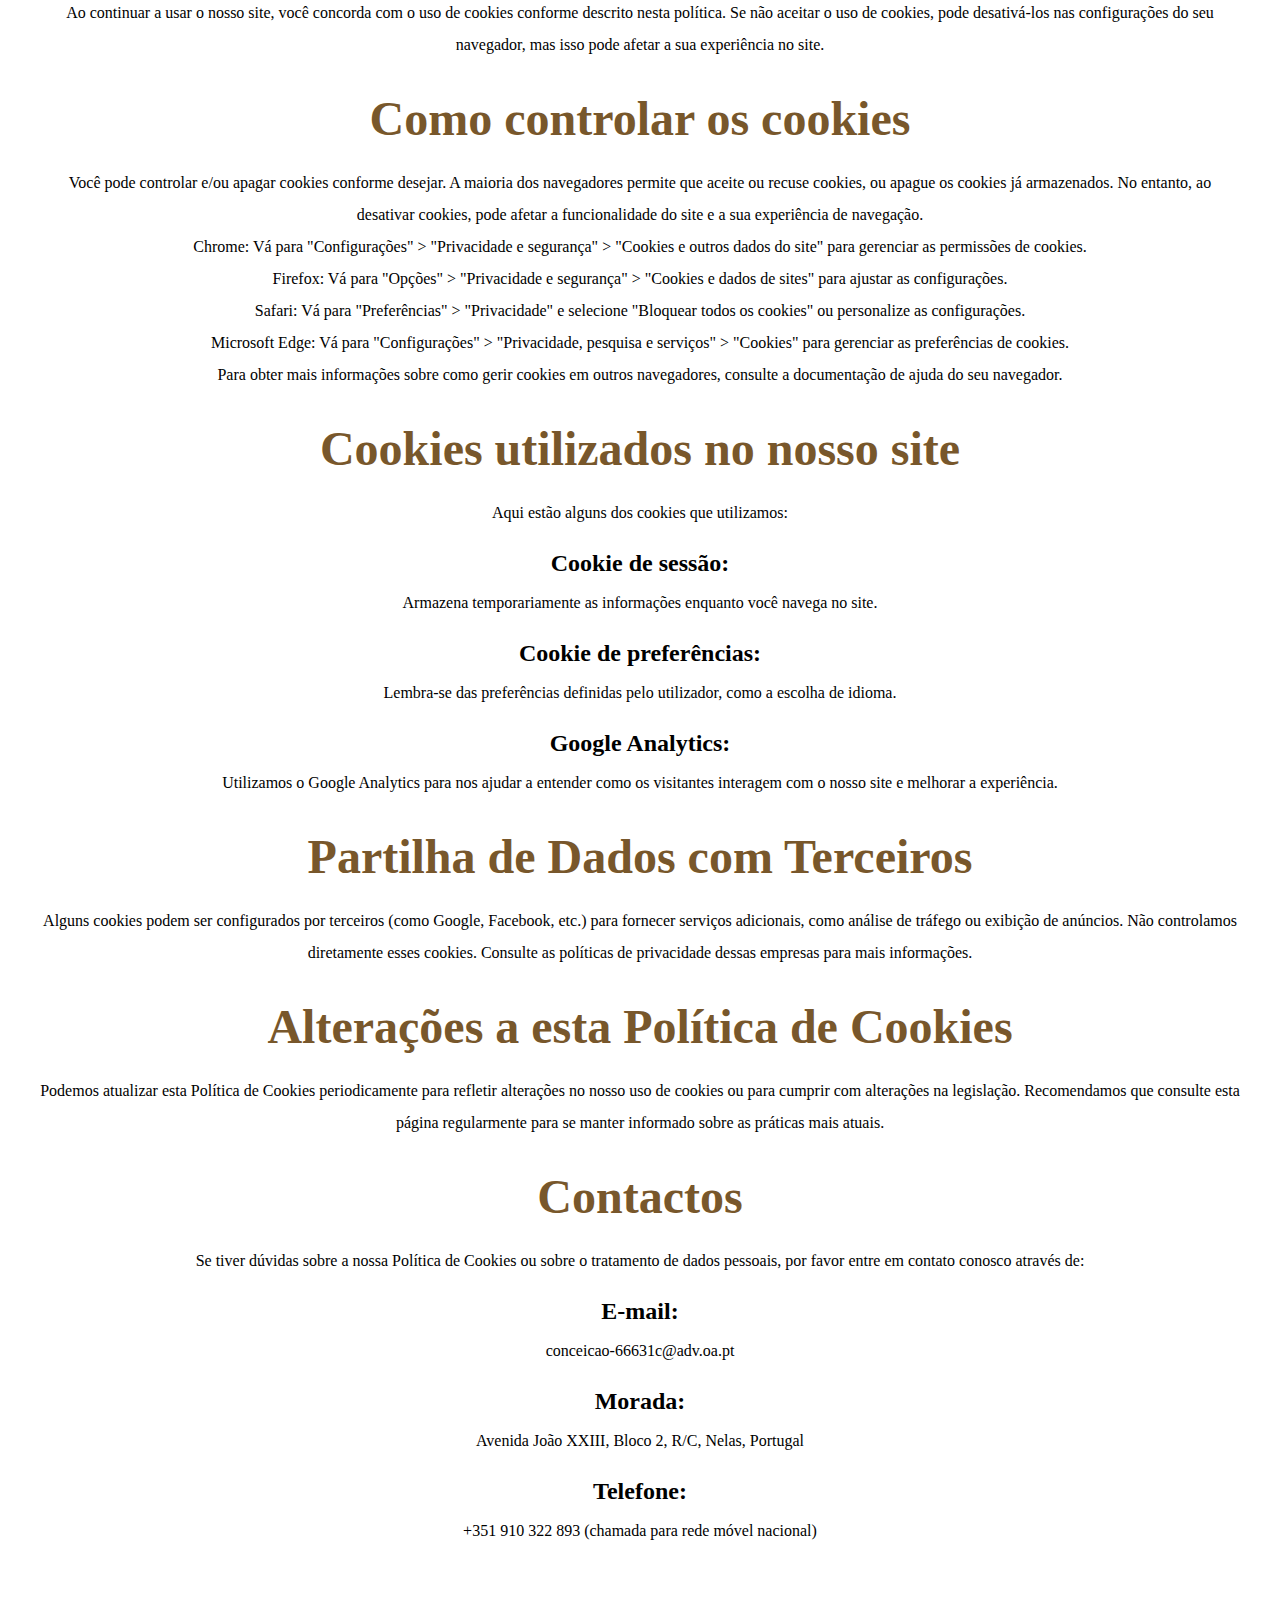
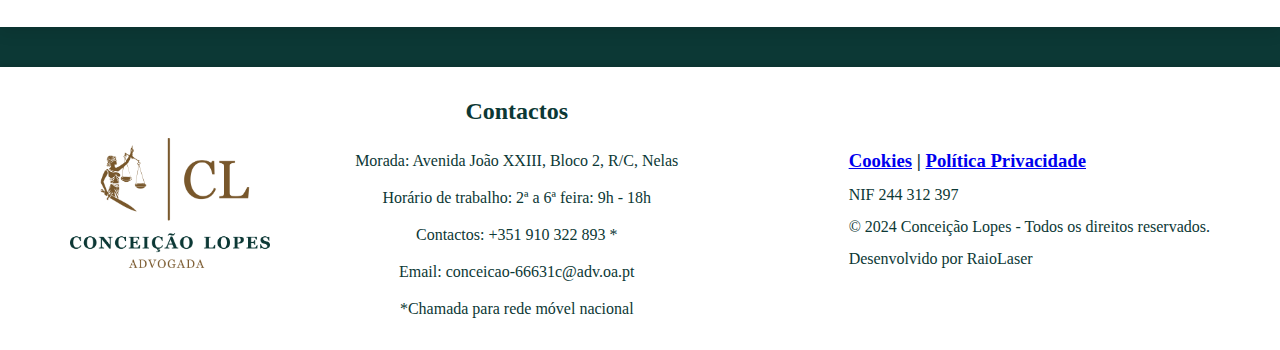
<file: cookies.html>
<!DOCTYPE html>
<html lang="pt">
<head>
    <meta charset="UTF-8">
    <meta name="viewport" content="width=device-width, initial-scale=1.0">
    <title>Contactos - Conceição Lopes - Advogada</title>
    <link rel="stylesheet" href="styles.css">
    
    </style>
</head>
<body>
    <!-- Cabeçalho -->
    <header>
        <div class="top-bar">
            <img src="logo.png" alt="Logotipo Conceição Lopes" class="logo">
        </div>
        <nav>
            <ul>
                <li><a href="index.html">Início</a></li>
                <li><a href="sobre.html">Sobre</a></li>
                <li><a href="areas.html">Áreas de Atuação</a></li>
                <li><a href="contactos.html">Contactos</a></li>
                <li><a href="agendamento.html" class="btn-agendamento">Agendamento</a></li>
            </ul>
        </nav>
    </header>

    <!-- Conteúdo da Política de Cookies -->
    <section class="slogan">
        <div class="slogan-content">
            <div class="slogan-text">
                <h1>Política de Cookies</h1>
                <p>
		<h3>Última atualização: 17/11/2024</h3>
                    
 <h2>O que são cookies?</h2>

<p>Os cookies são pequenos arquivos de texto que são armazenados no seu dispositivo (computador, smartphone ou tablet) quando visita um website. Os cookies permitem que o site lembre-se de si, assim como das suas preferências e ações ao longo do tempo.

<p>Esta política explica como utilizamos os cookies no nosso site, e como pode controlar as suas preferências em relação a eles.

<h2>Tipos de cookies utilizados</h2>
<p>O nosso site utiliza diferentes tipos de cookies para diversas finalidades:

<h3>Cookies Estritamente Necessários:</h3>
<p> Estes cookies são essenciais para que o site funcione corretamente, permitindo-lhe navegar e usar os recursos que solicitou, como acessar áreas seguras ou utilizar funções de navegação do site.

<h3>Cookies de Performance:</h3>
<p> Estes cookies recolhem informações sobre a maneira como os visitantes utilizam o site, como as páginas mais visitadas ou se há mensagens de erro. Estes cookies não recolhem informações pessoais e são utilizados apenas para melhorar a funcionalidade do site.

<h3>Cookies Funcionais:</h3>
<p> Estes cookies permitem que o site lembre as escolhas que fez (como o seu nome de utilizador, idioma ou região) para lhe oferecer uma experiência personalizada. Estes cookies podem também ser usados para fornecer funcionalidades avançadas, como a visualização de conteúdos de vídeo.

<h3>Cookies de Publicidade:</h3>
<p> Estes cookies são utilizados para entregar anúncios mais relevantes para os utilizadores. Eles podem ser usados para limitar o número de vezes que um anúncio é exibido ou medir a eficácia de uma campanha publicitária. Os cookies de publicidade podem ser colocados por terceiros (como redes de publicidade) e podem recolher informações sobre os seus hábitos de navegação.

<h3>Cookies de Terceiros:</h3>
<p> Alguns dos cookies que utilizamos podem ser colocados por terceiros, como plataformas de análise web ou redes sociais. Estes cookies são utilizados para medir a eficácia de publicidade ou para melhorar a experiência do utilizador.

<h2Consentimento para o uso de cookies</h2>
<p>Ao continuar a usar o nosso site, você concorda com o uso de cookies conforme descrito nesta política. Se não aceitar o uso de cookies, pode desativá-los nas configurações do seu navegador, mas isso pode afetar a sua experiência no site.

<h2>Como controlar os cookies</h2>
<p>Você pode controlar e/ou apagar cookies conforme desejar. A maioria dos navegadores permite que aceite ou recuse cookies, ou apague os cookies já armazenados. No entanto, ao desativar cookies, pode afetar a funcionalidade do site e a sua experiência de navegação.

<p>Chrome: Vá para "Configurações" > "Privacidade e segurança" > "Cookies e outros dados do site" para gerenciar as permissões de cookies.
<p>Firefox: Vá para "Opções" > "Privacidade e segurança" > "Cookies e dados de sites" para ajustar as configurações.
<p>Safari: Vá para "Preferências" > "Privacidade" e selecione "Bloquear todos os cookies" ou personalize as configurações.
<p>Microsoft Edge: Vá para "Configurações" > "Privacidade, pesquisa e serviços" > "Cookies" para gerenciar as preferências de cookies.
<p>
<p>
<p>Para obter mais informações sobre como gerir cookies em outros navegadores, consulte a documentação de ajuda do seu navegador.

<h2>Cookies utilizados no nosso site</h2>
Aqui estão alguns dos cookies que utilizamos:

<h3>Cookie de sessão:</h3>
<p> Armazena temporariamente as informações enquanto você navega no site.
<h3>Cookie de preferências:</h3>
<p> Lembra-se das preferências definidas pelo utilizador, como a escolha de idioma.
<h3>Google Analytics:</h3>
<p> Utilizamos o Google Analytics para nos ajudar a entender como os visitantes interagem com o nosso site e melhorar a experiência.
<h2>Partilha de Dados com Terceiros</h2>
<p>Alguns cookies podem ser configurados por terceiros (como Google, Facebook, etc.) para fornecer serviços adicionais, como análise de tráfego ou exibição de anúncios. Não controlamos diretamente esses cookies. Consulte as políticas de privacidade dessas empresas para mais informações.

<h2>Alterações a esta Política de Cookies</h2>
<p>Podemos atualizar esta Política de Cookies periodicamente para refletir alterações no nosso uso de cookies ou para cumprir com alterações na legislação. Recomendamos que consulte esta página regularmente para se manter informado sobre as práticas mais atuais.

<h2>Contactos</h2>
<p>Se tiver dúvidas sobre a nossa Política de Cookies ou sobre o tratamento de dados pessoais, por favor entre em contato conosco através de:

<p><h3>E-mail:</h3> conceicao-66631c@adv.oa.pt
<p><h3>Morada:</h3> Avenida João XXIII, Bloco 2, R/C, Nelas, Portugal
<p><h3>Telefone:</h3> +351 910 322 893 (chamada para rede móvel nacional)



                </p>
            </div>
        </div>
    </section>
    <!-- Rodapé -->
    <footer>
        <div class="footer-container">
        <!-- Logo do rodapé -->
        <div class="footer-logo">
            <img src="logo.png" alt="Logo" />
        </div>
        
        <!-- Contatos e outras informações -->
        <div class="footer-contacts">
            <h3>Contactos</h3>
     	    <p>Morada: Avenida João XXIII, Bloco 2, R/C, Nelas</p>
            <p>Horário de trabalho: 2ª a 6ª feira: 9h - 18h</p>
            <p>Contactos: +351 910 322 893 *</p>
            <p>Email: conceicao-66631c@adv.oa.pt</p>
<p>*Chamada para rede móvel nacional</p>

        </div>
            <div class="footer-center">
                
            </div>
            <div class="footer-right">
 <h3><a href="cookies.html">Cookies</a> | <a href="politica-dados.html">Política Privacidade</a></h3>
                <p>NIF 244 312 397</p>
                <p>© 2024 Conceição Lopes - Todos os direitos reservados.</p>
		<P> Desenvolvido por RaioLaser
               
            </div>
        </div>
    </footer>
</body>
</html>
</file>
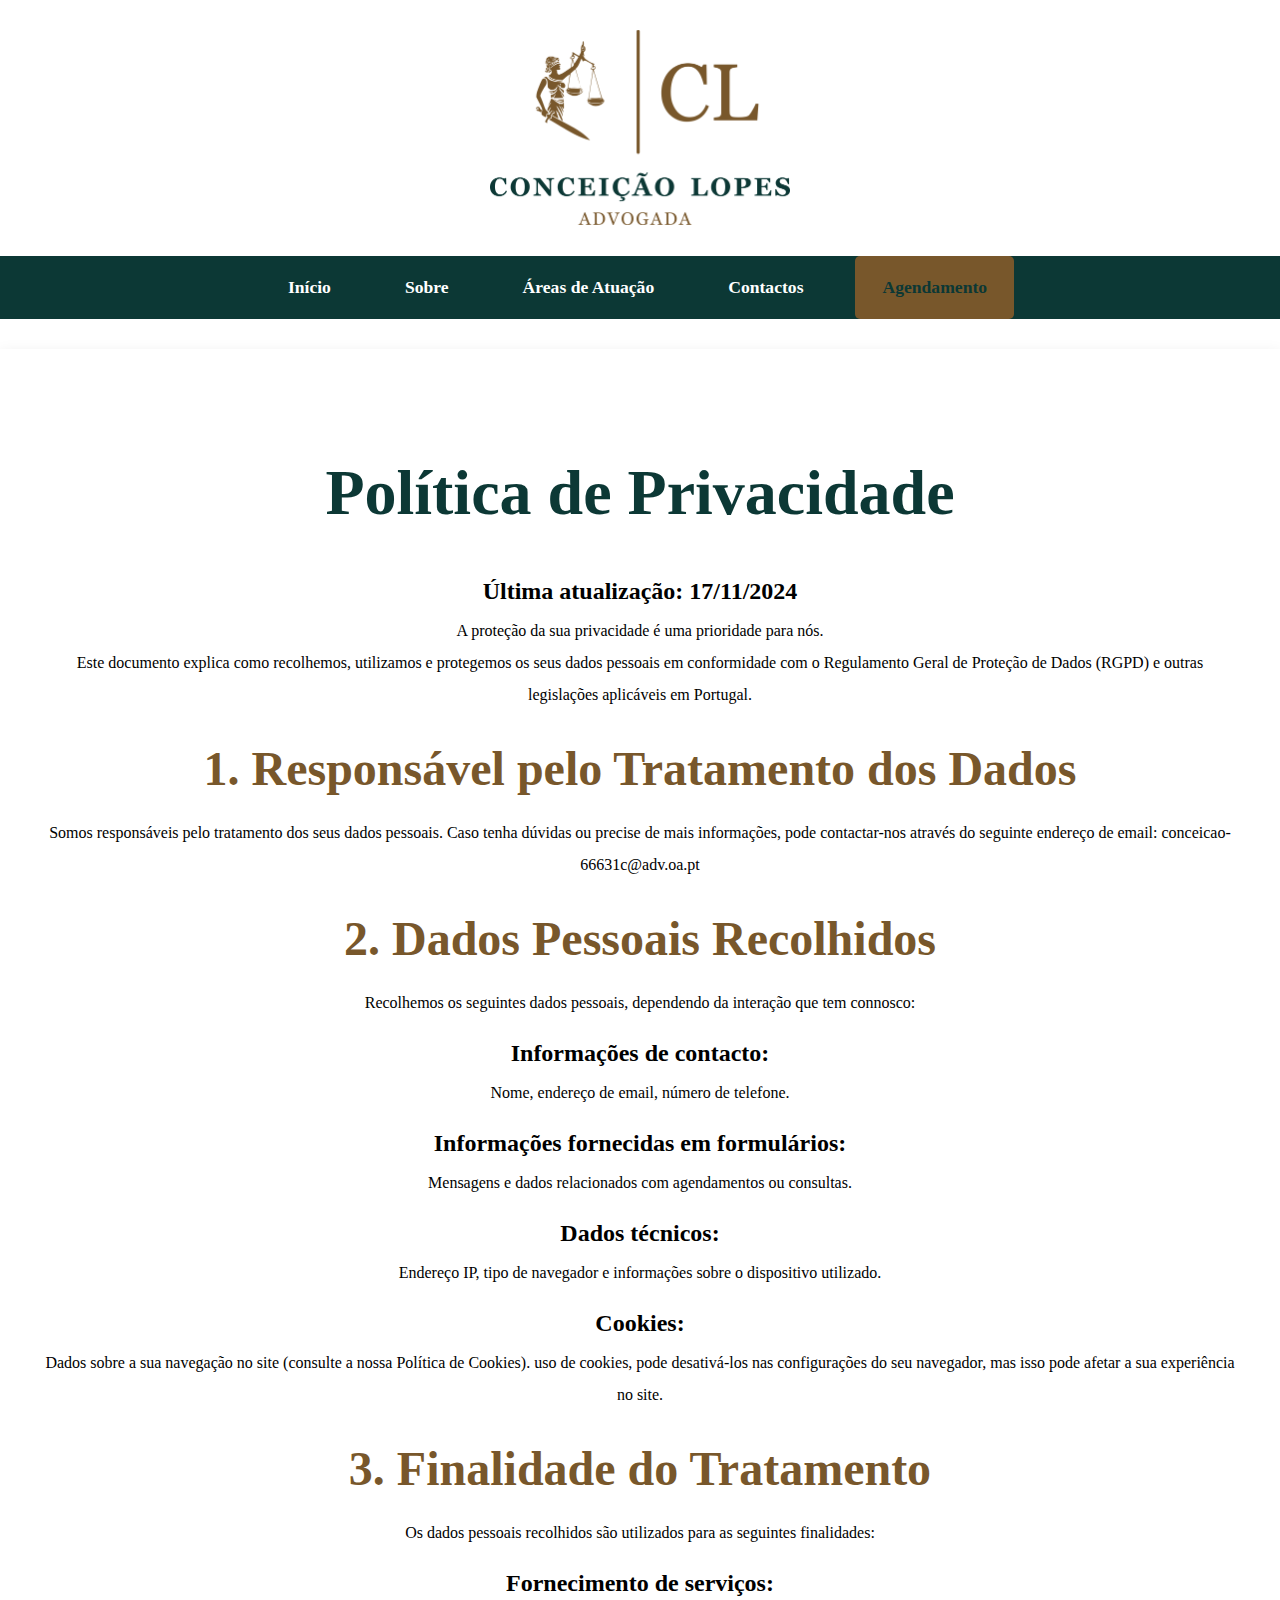
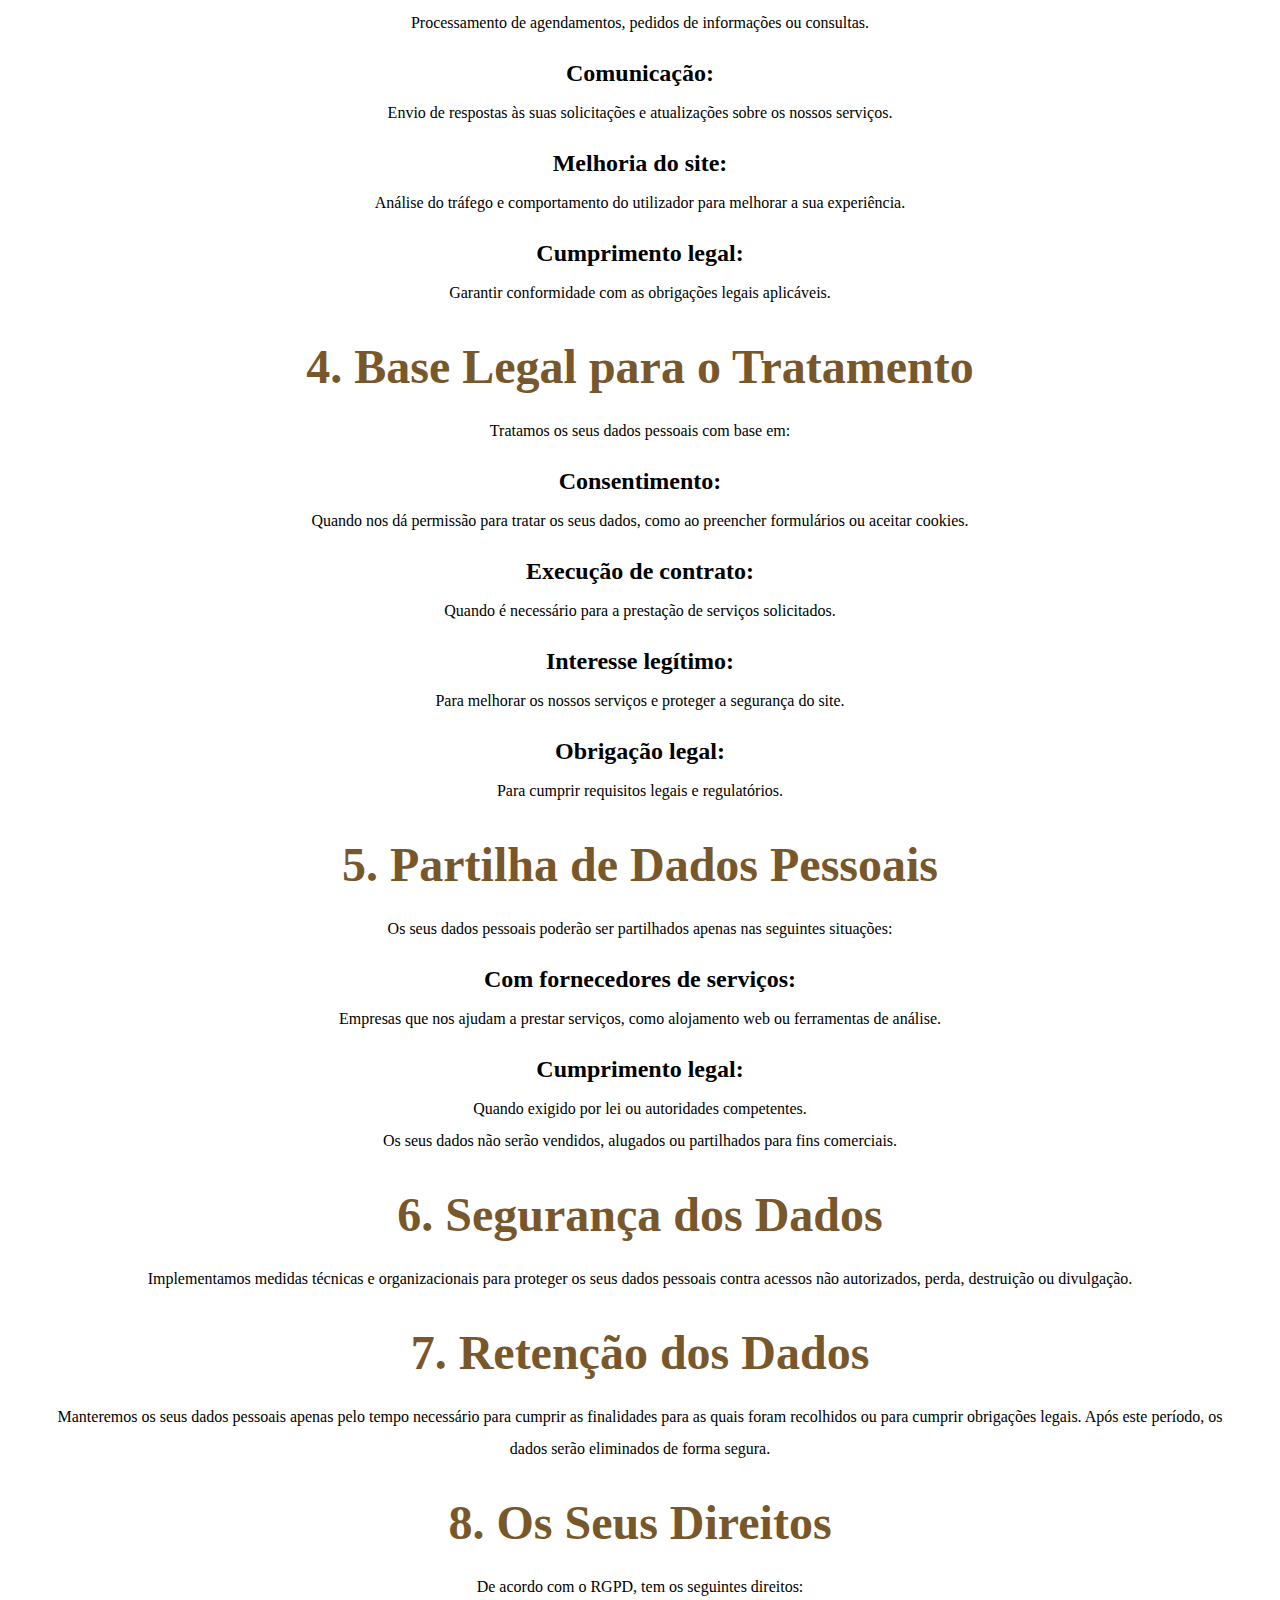
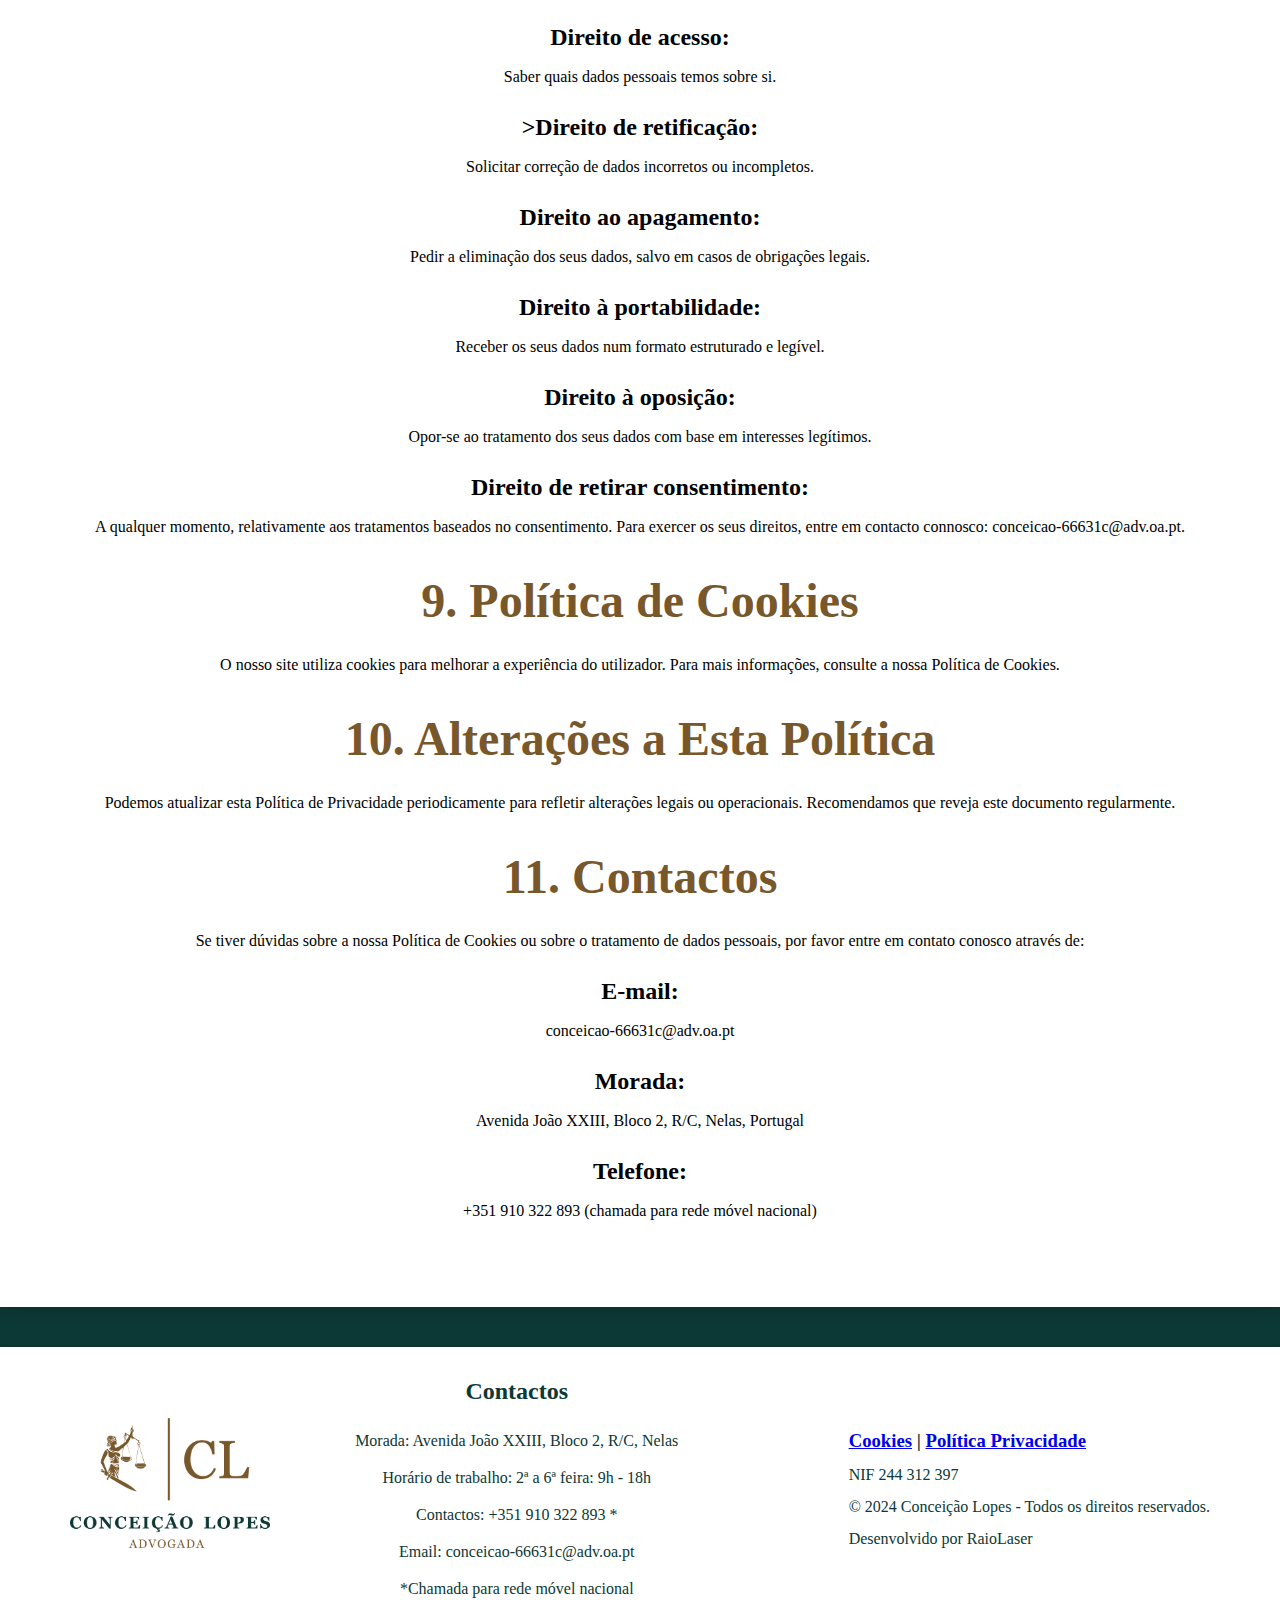
<file: politica-dados.html>
<!DOCTYPE html>
<html lang="pt">
<head>
    <meta charset="UTF-8">
    <meta name="viewport" content="width=device-width, initial-scale=1.0">
    <title>Contactos - Conceição Lopes - Advogada</title>
    <link rel="stylesheet" href="styles.css">
    
    </style>
</head>
<body>
    <!-- Cabeçalho -->
    <header>
        <div class="top-bar">
            <img src="logo.png" alt="Logotipo Conceição Lopes" class="logo">
        </div>
        <nav>
            <ul>
                <li><a href="index.html">Início</a></li>
                <li><a href="sobre.html">Sobre</a></li>
                <li><a href="areas.html">Áreas de Atuação</a></li>
                <li><a href="contactos.html">Contactos</a></li>
                <li><a href="agendamento.html" class="btn-agendamento">Agendamento</a></li>
            </ul>
        </nav>
    </header>

    <!-- Conteúdo da Política de Cookies -->
    <section class="slogan">
        <div class="slogan-content">
            <div class="slogan-text">
                <h1>Política de Privacidade</h1>
                <p>
		<h3>Última atualização: 17/11/2024</h3>
                    


<p>A proteção da sua privacidade é uma prioridade para nós. 
<p>Este documento explica como recolhemos, utilizamos e protegemos os seus dados pessoais em conformidade com o Regulamento Geral de Proteção de Dados (RGPD) e outras legislações aplicáveis em Portugal.

<h2>1. Responsável pelo Tratamento dos Dados</h2>
<p>Somos responsáveis pelo tratamento dos seus dados pessoais. Caso tenha dúvidas ou precise de mais informações, pode contactar-nos através do seguinte endereço de email: conceicao-66631c@adv.oa.pt 


<h2>2. Dados Pessoais Recolhidos</h2>
<p>Recolhemos os seguintes dados pessoais, dependendo da interação que tem connosco:

    <h3>Informações de contacto:</h3> <p>Nome, endereço de email, número de telefone.
    <h3>Informações fornecidas em formulários:</h3> <p>Mensagens e dados relacionados com agendamentos ou consultas.
    <h3>Dados técnicos:</h3> <p>Endereço IP, tipo de navegador e informações sobre o dispositivo utilizado.
    <h3>Cookies:</h3> <p>Dados sobre a sua navegação no site (consulte a nossa Política de Cookies). uso de cookies, pode desativá-los nas configurações do seu navegador, mas isso pode afetar a sua experiência no site.

<h2>3. Finalidade do Tratamento</h2>
<p>Os dados pessoais recolhidos são utilizados para as seguintes finalidades:

    <h3>Fornecimento de serviços:</h3> <p>Processamento de agendamentos, pedidos de informações ou consultas.
    <h3>Comunicação:</h3> <p>Envio de respostas às suas solicitações e atualizações sobre os nossos serviços.
    <h3>Melhoria do site:</h3> <p>Análise do tráfego e comportamento do utilizador para melhorar a sua experiência.
    <h3>Cumprimento legal:</h3> <p>Garantir conformidade com as obrigações legais aplicáveis.
    

<h2>4. Base Legal para o Tratamento</h2>

<p>Tratamos os seus dados pessoais com base em:

    <h3>Consentimento:</h3> <p>Quando nos dá permissão para tratar os seus dados, como ao preencher formulários ou aceitar cookies.
    <h3>Execução de contrato:</h3> <p>Quando é necessário para a prestação de serviços solicitados.
    <h3>Interesse legítimo:</h3> <p>Para melhorar os nossos serviços e proteger a segurança do site.
    <h3>Obrigação legal:</h3> <p>Para cumprir requisitos legais e regulatórios.

<h2>5. Partilha de Dados Pessoais</h2>
<p>Os seus dados pessoais poderão ser partilhados apenas nas seguintes situações:

    <h3>Com fornecedores de serviços:</h3> <p>Empresas que nos ajudam a prestar serviços, como alojamento web ou ferramentas de análise.
    <h3>Cumprimento legal:</h3> <p>Quando exigido por lei ou autoridades competentes.
<p>Os seus dados não serão vendidos, alugados ou partilhados para fins comerciais.

<h2>6. Segurança dos Dados</h2>

<p>Implementamos medidas técnicas e organizacionais para proteger os seus dados pessoais contra acessos não autorizados, perda, destruição ou divulgação.</p>

<h2>7. Retenção dos Dados</h2>
<p>Manteremos os seus dados pessoais apenas pelo tempo necessário para cumprir as finalidades para as quais foram recolhidos ou para cumprir obrigações legais. Após este período, os dados serão eliminados de forma segura.

<h2>8. Os Seus Direitos</h2>
<p>De acordo com o RGPD, tem os seguintes direitos:

    <h3>Direito de acesso:</h3> <p>Saber quais dados pessoais temos sobre si.
    <h3>>Direito de retificação:</h3> <p>Solicitar correção de dados incorretos ou incompletos.
    <h3>Direito ao apagamento:</h3> <p>Pedir a eliminação dos seus dados, salvo em casos de obrigações legais.
    <h3>Direito à portabilidade:</h3> <p>Receber os seus dados num formato estruturado e legível.
    <h3>Direito à oposição:</h3> <p>Opor-se ao tratamento dos seus dados com base em interesses legítimos.
    <h3>Direito de retirar consentimento:</h3> <p>A qualquer momento, relativamente aos tratamentos baseados no consentimento.
    Para exercer os seus direitos, entre em contacto connosco: conceicao-66631c@adv.oa.pt.</p>

<h2>9. Política de Cookies</h2>

<p>O nosso site utiliza cookies para melhorar a experiência do utilizador. Para mais informações, consulte a nossa Política de Cookies.</p>

<h2>10. Alterações a Esta Política</h2>

<p>Podemos atualizar esta Política de Privacidade periodicamente para refletir alterações legais ou operacionais. Recomendamos que reveja este documento regularmente.</p>

<h2>11. Contactos</h2>
<p>Se tiver dúvidas sobre a nossa Política de Cookies ou sobre o tratamento de dados pessoais, por favor entre em contato conosco através de:

<p><h3>E-mail:</h3> conceicao-66631c@adv.oa.pt
<p><h3>Morada:</h3> Avenida João XXIII, Bloco 2, R/C, Nelas, Portugal
<p><h3>Telefone:</h3> +351 910 322 893 (chamada para rede móvel nacional)



                </p>
            </div>
        </div>
    </section>
    <!-- Rodapé -->
    <footer>
        <div class="footer-container">
        <!-- Logo do rodapé -->
        <div class="footer-logo">
            <img src="logo.png" alt="Logo" />
        </div>
        
        <!-- Contatos e outras informações -->
        <div class="footer-contacts">
            <h3>Contactos</h3>
     	    <p>Morada: Avenida João XXIII, Bloco 2, R/C, Nelas</p>
            <p>Horário de trabalho: 2ª a 6ª feira: 9h - 18h</p>
            <p>Contactos: +351 910 322 893 *</p>
            <p>Email: conceicao-66631c@adv.oa.pt</p>
<p>*Chamada para rede móvel nacional</p>

        </div>
            <div class="footer-center">
                
            </div>
            <div class="footer-right">
 <h3><a href="cookies.html">Cookies</a> | <a href="politica-dados.html">Política Privacidade</a></h3>
                <p>NIF 244 312 397</p>
                <p>© 2024 Conceição Lopes - Todos os direitos reservados.</p>
		<P> Desenvolvido por RaioLaser
               
            </div>
        </div>
    </footer>
</body>
</html>
</file>
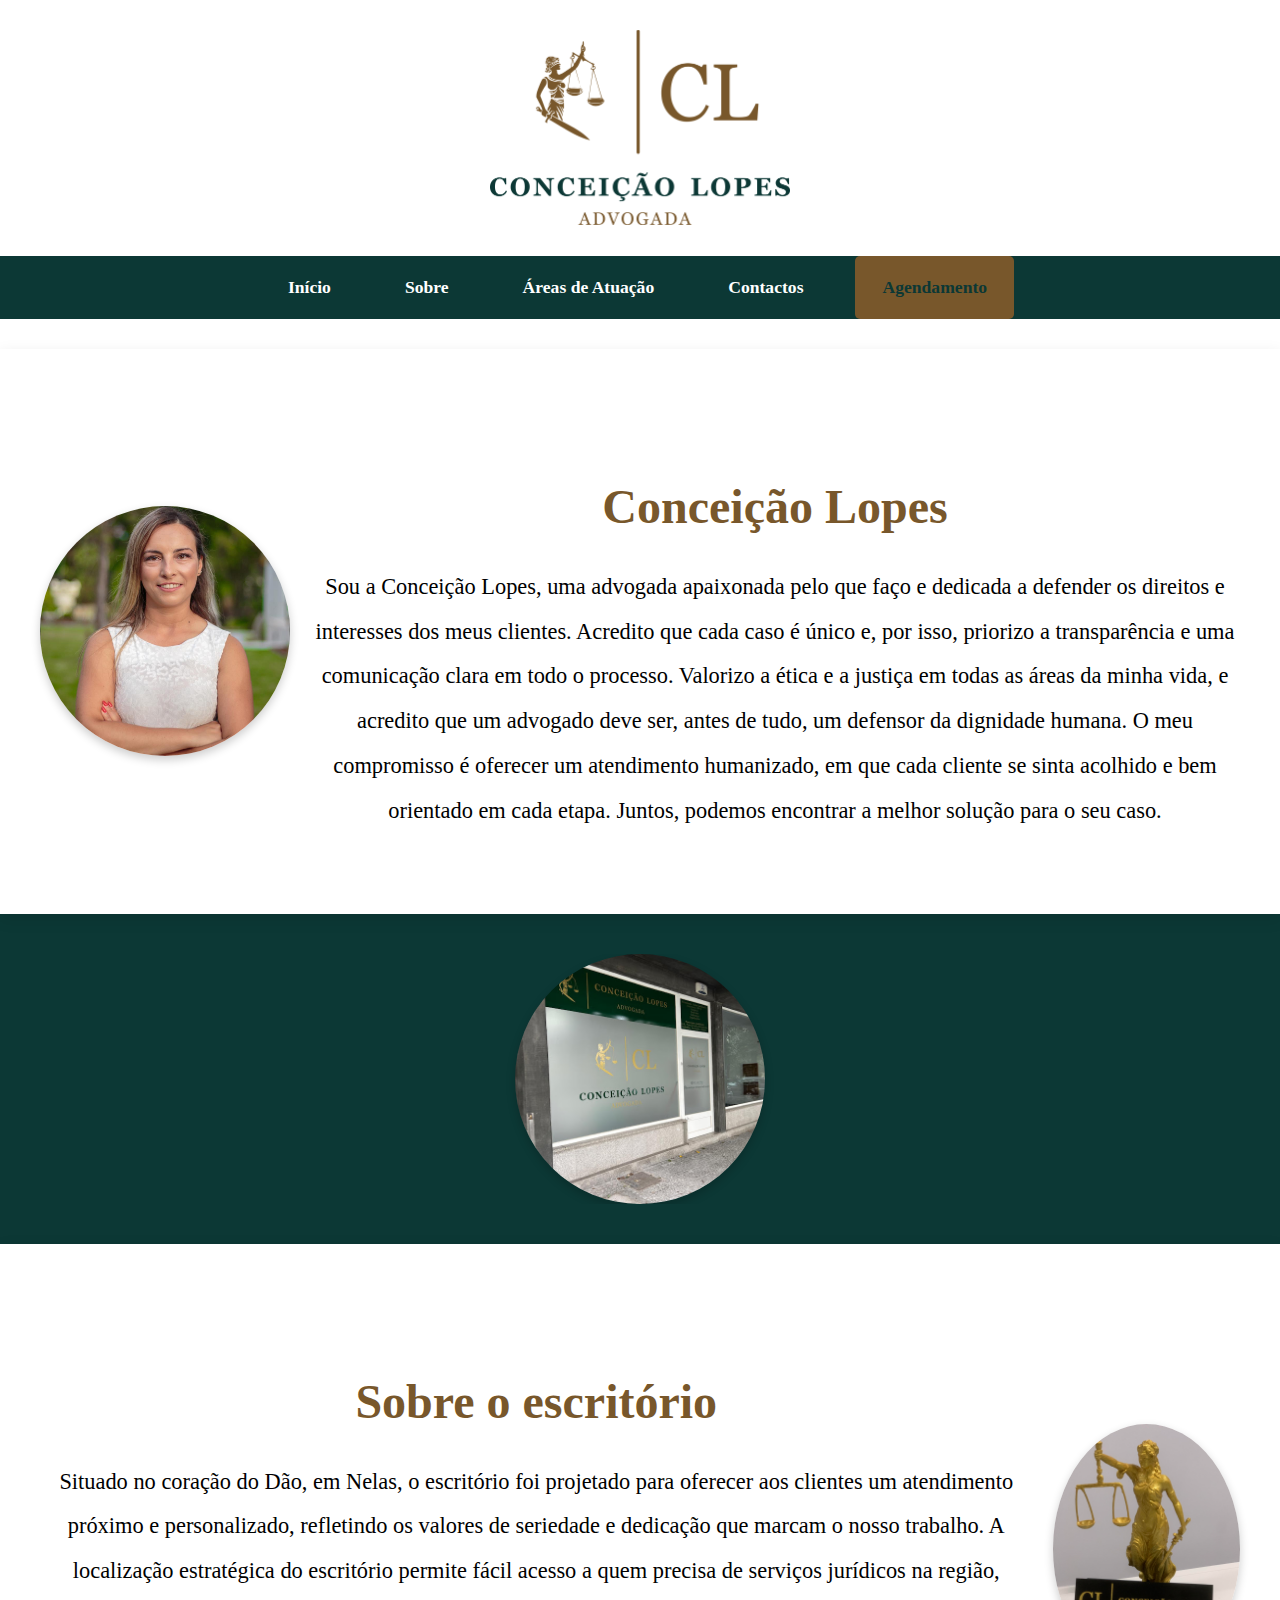
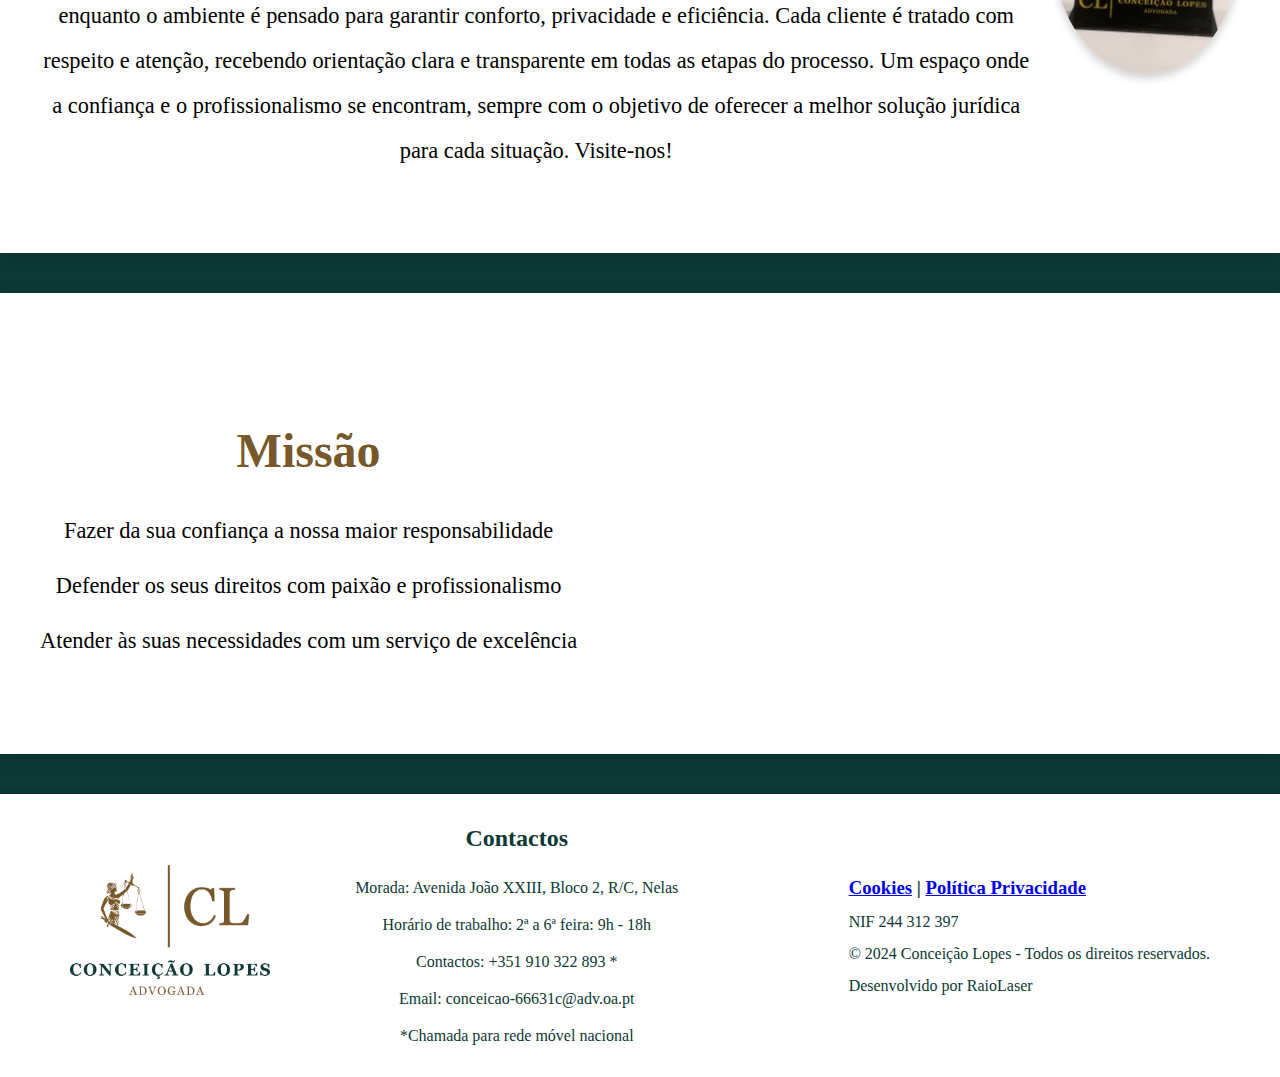
<file: sobre.html>
<!DOCTYPE html>
<html lang="pt">
<head>
    <meta charset="UTF-8">
    <meta name="viewport" content="width=device-width, initial-scale=1.0">
    <title>Contactos - Conceição Lopes - Advogada</title>
    <link rel="stylesheet" href="styles.css">
    
    </style>
</head>
<body>
    <!-- Cabeçalho -->
    <header>
        <div class="top-bar">
            <img src="logo.png" alt="Logotipo Conceição Lopes" class="logo">
        </div>
        <nav>
            <ul>
                <li><a href="index.html">Início</a></li>
                <li><a href="sobre.html">Sobre</a></li>
                <li><a href="areas.html">Áreas de Atuação</a></li>
                <li><a href="contactos.html">Contactos</a></li>
                <li><a href="agendamento.html" class="btn-agendamento">Agendamento</a></li>
            </ul>
        </nav>
    </header>
    <!-- Sobre -->
<section class="contacto">
        <div class="sobre-content">
            <img src="foto1.jpg" alt="Foto da Advogada" class="advogada-foto">
            <div class="contacto-text">
                <h2>Conceição Lopes</h2>
                <p>
                    Sou a Conceição Lopes, uma advogada apaixonada pelo que faço e dedicada a defender os direitos e
                    interesses dos meus clientes. Acredito que cada caso é único e, por isso, priorizo a transparência
                    e uma comunicação clara em todo o processo. Valorizo a ética e a justiça em todas as áreas da minha
                    vida, e acredito que um advogado deve ser, antes de tudo, um defensor da dignidade humana.
                    O meu compromisso é oferecer um atendimento humanizado, em que cada cliente se sinta acolhido
                    e bem orientado em cada etapa. Juntos, podemos encontrar a melhor solução para o seu caso.
                </p>
            </div>
        </div>
    </section>

    <!-- Fotos do Escritório -->
    <section class="foto2">
        <div class="foto2-content">
                <img src="fotoloja1.jpg" alt="Foto do Escritório 1" class="foto2-foto">
        </div>
    </section>

    <!-- Sobre o Escritório -->
    <section class="sobre">
        <div class="sobre-content">
            <div class="contacto-text">
                <h2>Sobre o escritório</h2>
                <p>
                    Situado no coração do Dão, em Nelas, o escritório foi projetado para oferecer aos clientes um atendimento próximo e personalizado,
                    refletindo os valores de seriedade e dedicação que marcam o nosso trabalho.
                    A localização estratégica do escritório permite fácil acesso a quem precisa de serviços jurídicos na região,
                    enquanto o ambiente é pensado para garantir conforto, privacidade e eficiência. Cada cliente é tratado com
                    respeito e atenção, recebendo orientação clara e transparente em todas as etapas do processo.
                    Um espaço onde a confiança e o profissionalismo se encontram, sempre com o objetivo de
                    oferecer a melhor solução jurídica para cada situação.
                    Visite-nos!
                </p>
            </div>
            <img src="foto2.jpg" alt="Foto do Escritório" class="lojafoto-foto">
        </div>
    </section>

    <!-- Missão -->
    <section class="sobre">
        <div class="sobre-content">
            <div class="contacto-text">
                <h2>Missão</h2>
                <p>
                    <p>Fazer da sua confiança a nossa maior responsabilidade</p>
                    <p>Defender os seus direitos com paixão e profissionalismo</p>
                    <p>Atender às suas necessidades com um serviço de excelência</p>
                </p>
            </div>
        </div>
    </section>

    <!-- Rodapé -->
    <footer>
        <div class="footer-container">
        <!-- Logo do rodapé -->
        <div class="footer-logo">
            <img src="logo.png" alt="Logo" />
        </div>
        
        <!-- Contatos e outras informações -->
        <div class="footer-contacts">
            <h3>Contactos</h3>
     	    <p>Morada: Avenida João XXIII, Bloco 2, R/C, Nelas</p>
            <p>Horário de trabalho: 2ª a 6ª feira: 9h - 18h</p>
            <p>Contactos: +351 910 322 893 *</p>
            <p>Email: conceicao-66631c@adv.oa.pt</p>
<p>*Chamada para rede móvel nacional</p>

        </div>
            <div class="footer-center">
                
            </div>
            <div class="footer-right">
 <h3><a href="cookies.html">Cookies</a> | <a href="politica-dados.html">Política Privacidade</a></h3>
                <p>NIF 244 312 397</p>
                <p>© 2024 Conceição Lopes - Todos os direitos reservados.</p>
		<P> Desenvolvido por RaioLaser
               
            </div>
        </div>
    </footer>
</body>
</html>
</file>
<file: styles.css>
/* Reset básico e tipografia */
* {
    margin: 0;
    padding: 0;
    box-sizing: border-box;
}

body {
    font-family: Georgia, serif;
    font-size: 16px;
    line-height: 1.6;
    margin: 0;
}

body {
    font-family: Georgia; /* Tipografia Georgia */
    background-color: #0c3835ff; /* Verde mais escuro */
    color: black;
    line-height: 2;
    height: 100%;
    overflow-x: hidden;
}
main {
    min-height: calc(100vh - 70px); /* Garante que o conteúdo ocupe o espaço abaixo da barra */
}

/* Estilo inicial do popup */
/* Estilo inicial do popup */
.cookie-popup {
    position: fixed;
    bottom: 0; /* Fixado na parte inferior da tela */
    left: 0;
    width: 100%;
    background-color: #0c3835; /* Fundo verde escuro */
    color: white;
    padding: 15px 20px;
    box-shadow: 0 -2px 5px rgba(0, 0, 0, 0.2); /* Sombra no topo */
    z-index: 1000;
    text-align: center;
    transition: transform 0.3s ease, opacity 0.3s ease;
}

/* Classe para esconder o popup */
.cookie-popup.hidden {
    transform: translateY(100%);
    opacity: 0;
    pointer-events: none;
}


 
.cookie-popup.show {
    opacity: 1; /* Torna visível */
   
}

.cookie-popup p {
    margin: 0 0 15px;
    font-size: 1em;
    text-align: center;
    line-height: 1.5;
}

.cookie-popup a {
    color: #78572b;
    text-decoration: underline;
    font-weight: bold;
}

.cookie-popup button {
    background-color: #78572b;
    color: white;
    border: none;
    padding: 10px 20px;
    border-radius: 5px;
    cursor: pointer;
    font-weight: bold;
    transition: background-color 0.3s ease;
}

.cookie-popup button:hover {
    background-color: #614423;
}



/* Topo */
header {
    background-color: white; /* Faixa branca */
    padding: 30px 0;
    box-shadow: 0 2px 5px rgba(0, 0, 0, 0.1); /* Sombra suave */
}

.top-bar {
    text-align: center; /* Centraliza o conteúdo na faixa branca */
}

.logo {
    width: 300px; /* Tamanho fixo do logotipo */
    height: auto;
    margin: 0; /* Remove margens inconsistentes */
    padding: 0; /* Remove padding adicional */
    margin-bottom: 20px; /* Espaço abaixo do logotipo */
}

nav {
    background-color: #0c3835; /* Cor de fundo */
    display: flex; /* Usa Flexbox */
    align-items: center; /* Centraliza verticalmente os itens */
    justify-content: center; /* Centraliza horizontalmente os itens */
    height: auto; /* Altura da barra de navegação */
    padding: 0 20px; /* Espaçamento lateral */
}

nav ul {
    list-style-type: none; /* Remove os marcadores */
    display: flex; /* Layout flexível para os itens */
    align-items: center; 
    gap: 30px; /* Espaçamento horizontal entre os itens */
    margin: 0; /* Remove margem padrão */
    padding: 0; /* Remove padding padrão */
}

nav ul li a {
    text-decoration: none; /* Remove sublinhado */
    color: white; /* Cor do texto */
    font-weight: bold; /* Texto em negrito */
    font-size: 1.1em; /* Tamanho da fonte */
    padding: 20px 20px; /* Espaçamento interno */
    border-radius: 5px; /* Borda arredondada */
    transition: all 0.3s ease; /* Animação suave */
    border: 2px solid transparent; /* Borda invisível para hover */
}

nav ul li a:hover {
    background-color: #78572b; /* Cor de fundo ao passar o mouse */
    color: white; /* Cor do texto ao passar o mouse */
    border-color: #78572b; /* Cor da borda ao passar o mouse */
}


/* Slogan e Foto */
.slogan {
    background-color: white;
    padding: 80px 40px;
    text-align: center;
    box-shadow: 0 5px 15px rgba(0, 0, 0, 0.1); /* Sombra suave */
    margin-bottom: 40px;
}

.slogan-content {
    display: flex;
    align-items: center;
    justify-content: flex-start;
    gap: 20px;
}

.advogada-foto {
    width: 250px; /* Foto menor */
    height: 250px; /* Altura igual à largura */
    border-radius: 50%; /* Torna a foto redonda */
    object-fit: cover;
    box-shadow: 0 4px 10px rgba(0, 0, 0, 0.2);
}

.slogan-text h1 {
    font-size: 4em; /* não, o css que tens no areas não está igual ao do styles*/
    color: #0c3835ff;
}

.slogan-text h2 {
    font-size: 3em;
    margin-top: 10px;
    color: #78572bff; /* Dourado */
}
.slogan-text h3 {
    font-size: 1.5em;
    margin-top: 10px;
    color:black; /* black */
}
.contacto {
    background-color: white;
    padding: 80px 40px;
    text-align: center;
    box-shadow: 0 5px 15px rgba(0, 0, 0, 0.1); /* Sombra suave */
    margin-bottom: 40px;
}


.contacto-text h1 {
    font-size: 2em; /* Slogan maior */
    color: #0c3835ff;
}
.contacto-text h2 {
    font-size: 3em;
    margin-top: 30px;
    color: #78572bff; /* Dourado */
}
.contacto-text p {
    font-size: 1.4em;
    margin-top: 10px;
    color: black

}

.area {
    background-color: white;
    padding: 80px 40px;
    text-align: center;
    box-shadow: 0 5px 15px rgba(0, 0, 0, 0.1); /* Sombra suave */
    margin-bottom: 40px;
}
.area-content {
    display: flex;
    align-items: center;
    justify-content: flex-start;
    gap: 20px;
}


.area-text h1 {
    font-size: 2em; /* Slogan maior */
    color: #0c3835ff;
}
.area-text h2 {
    font-size: 3em;
    margin-top: 30px;
    color: #78572bff; /* Dourado */
}
.area-text p {
    font-size: 2em;
    margin-top: 10px;
    color: black

}
.sobre {
    background-color: white;
    padding: 80px 40px;
    text-align: center;
    box-shadow: 0 5px 15px rgba(0, 0, 0, 0.1); /* Sombra suave */
    margin-bottom: 40px;
}

.sobre-content {
    display: flex;
    align-items: center;
    justify-content: flex-start;
    gap: 20px;
}
.lojafoto-foto {
    width: 250px; /* Foto menor */
    height: 250px; /* Altura igual à largura */
    border-radius: 50%; /* Torna a foto redonda */
    object-fit: cover;
    box-shadow: 0 4px 10px rgba(0, 0, 0, 0.2);
}

.sobre-text h1 {
    font-size: 4em; /* não, o css que tens no areas não está igual ao do styles*/
    color: #0c3835ff;
}

.sobre-text h2 {
    font-size: 5em;
    margin-top: 10px;
    color: #78572bff; /* Dourado */
}
.sobre-text p {
    font-size: 2em;
    margin-top: 10px;
    color:black; /* black */
}


/* Ícone de cada área */
.area-icon {
    width: 60px;
    margin-bottom: 5px;
    margin-top: 30px;
}

/* Estilos básicos do slider */
.slider {
    background-color: #0c3835ff; /* Verde mais escuro */
    color: white;
    padding: 60px 20px;
    text-align: center;
    margin-bottom: 80px;
}

.slider-content {
    position: relative;
    width: 100%;
    max-width: 800px; /* Limita a largura máxima do slider */
    margin: 0 auto;
    overflow: hidden;
    height: 300px; /* Ajusta a altura para desktop */
}

.slide {
    position: absolute;
    top: 0;
    left: 100%; /* Inicialmente, os slides ficam fora da tela à direita */
    width: 100%;
    height: 100%;
    display: flex;
    flex-direction: column;
    align-items: center;
    justify-content: center;
    text-align: center;
    transition: left 0.5s ease-in-out, opacity 0.5s ease-in-out;
    opacity: 0; /* Inicia invisível */
}

.slide.active {
    left: 0; /* Move o slide para a posição visível */
    opacity: 1; /* Torna o slide visível */
}

.slide img {
    width: 50%; /* Ajusta o tamanho da imagem (50% da largura do slide) */
    max-width: 150px; /* Limita o tamanho máximo da imagem */
    height: auto;
    margin-bottom: 15px;
}

.slide h3 {
    color: #78572bff;
    font-size: 2em;
    margin-bottom: 10px;
}

.slide p {
    color: white;
    font-size: 1.5em;
    padding: 0 20px;
}
.foto2 {
    background-color: #0c3835ff; /* Verde mais escuro */
    color: white;
    padding: 0px 0px;
    text-align: center;
    margin-bottom: 40px;
    margin-top: 0px;
}

.foto2-content {
    position: relative;
    width: 100%;
    max-width: 800px; /* Limita a largura máxima do slider */
    margin: 0 auto;
    overflow: hidden;
    height: 400px; /* Ajusta a altura para desktop */
}
.foto2-foto {
    width: 400px; /* Foto menor */
    height: 400px; /* Altura igual à largura */
    border-radius: 50%; /* Torna a foto redonda */
    object-fit: cover;
    box-shadow: 0 4px 10px rgba(0, 0, 0, 0.2);
}
/* Estilo do popup */
#popup-info {
    position: fixed;
    top: 0;
    left: 50%;
    transform: translateX(-50%);
    width: 90%; /* Ocupa 90% da largura da tela */
    max-width: 800px; /* Limita a largura máxima em dispositivos maiores */
    padding: 15px;
    background-color: #0c3835ff;
    color: white;
    border: 1px solid #ffffff;
    box-shadow: 0px 4px 6px rgba(0, 0, 0, 0.1);
    z-index: 1000;
    text-align: center;
    font-family: Georgia, serif;
    box-sizing: border-box;
}

/* Estilo do texto */
#popup-info p {
    margin: 0;
    font-size: 16px;
    font-weight: bold;
    line-height: 1.5;
}
/* Rodapé */
footer {
    background-color: #fff;
    color: #0c3835ff; /* Verde mais escuro */
    padding: 20px 0;
    font-size: 1em;
    box-shadow: 0 -2px 5px rgba(0, 0, 0, 0.1); /* Sombra suave no rodapé */
}

.footer-container {
    display: flex;
    justify-content: space-between; /* Espaço entre o logo e os contatos */
    align-items: center; /* Alinha verticalmente os itens */
    max-width: 1500px;
    margin: 0 auto;
    padding: 0 70px;
}

.footer-logo img {
    width: 200px; /* Ajuste o tamanho do logo conforme necessário */
}

.footer-contacts {
    text-align: center;
}

.footer-contacts h3 {
    font-size: 1.5em;
    margin-bottom: 10px;
}

.footer-contacts p {
    margin: 5px 0;
}


/* Botão Agendamento */
.btn-agendamento {
    background-color: #78572bff; /* Dourado */
    color: #0c3835ff; /* Verde mais escuro */
    padding: 12px 25px;
    border-radius: 5px;
    font-weight: bold;
    text-decoration: none;
    transition: all 0.3s ease;
    font-size: 1.1em;
    display: inline-block;
}

.btn-agendamento:hover {
    background-color: #a76e3cff; /* Tom levemente mais claro de dourado */
    color: white;
    transform: scale(1.05);
}

/* Estilo adicional para o mapa */
.map-container {
    width: 100%;
    height: 400px;
    margin: 40px 0;
    position: left;
}
iframe {
    width: 100%;
    height: 100%;
    border: 0;
}

/* Formulário de Agendamento */
.agendamento-form {
    background-color: white;
    color: #0c3835ff;
    padding: 80px 40px;
    max-width: 600px;
    margin: 40px auto;
    border-radius: 10px;
    box-shadow: 0 5px 15px rgba(0,0,0,0.1);
}

.agendamento-form h2 {
    text-align: center;
    margin-bottom: 20px;
    color: #78572bff;
}

.agendamento-form label {
    display: block;
    margin-bottom: 5px;
    font-weight: bold;
}

.agendamento-form input, 
.agendamento-form textarea, 
.agendamento-form select {
    width: 100%;
    padding: 10px;
    margin-bottom: 15px;
    border: 1px solid #ccc;
    border-radius: 5px;
}

.agendamento-form input[type="checkbox"] {
    width: auto;
    margin-right: 10px;
}

.agendamento-form .gdpr {
    display: flex;
    align-items: center;
    margin-bottom: 20px;
}

.agendamento-form button {
    background-color: #78572bff;
    color: white;
    padding: 12px 25px;
    border: none;
    border-radius: 5px;
    font-weight: bold;
    cursor: pointer;
    transition: background-color 0.3s ease;
}

.agendamento-form button:hover {
    background-color: #a76e3cff;
}


/* Responsividade - Ajustes para telas menores que 1200px */
@media (max-width: 1200px) {
    .footer-container {
        flex-direction: column;
        align-items: center;
        padding: 0 20px;
    }

    .footer-logo img {
        width: 180px;
    }

    .footer-contacts {
        text-align: center;
        margin-top: 20px;
    }


    .logo img {
        width: 180px;
    }


    /* Navegação */
    nav ul {
        flex-direction: column; /* Menu fica empilhado em telas pequenas */
        gap: 15px; /* Espaçamento entre os itens do menu */
    
    }

    nav ul li a {
        font-size: 1em; /* Ajuste do tamanho da fonte do menu */
        padding: 8px 20px; /* Ajuste do espaçamento dentro dos itens */

    }

/* Responsividade para telas menores que 900px */
@media (max-width: 900px) {
    .cookie-popup {
        width: 80%; /* Ajusta para telas pequenas */
        max-width: 400px;
        height: 220px; /* Ajuste da altura */
    }

    .cookie-popup p {
        font-size: 0.9em;
    }

    .cookie-popup button {
        padding: 8px 16px;
    }

    .logo {
        width: 150px;
    }

 /* Navegação */
 nav ul {
    flex-direction: column; /* Menu fica empilhado em telas pequenas */
    gap: 15px; /* Espaçamento entre os itens do menu */
   
}

    .slogan-content {
        flex-direction: column;
        text-align: center;
    }

    .advogada-foto {
        width: 180px;
        height: 180px;
        margin-bottom: 15px;
    }

    .slogan-text h1 {
        font-size: 2em;
    }

    .slogan-text h2 {
        font-size: 2em;
    }

    .slogan-text h3 {
        font-size: 1.2em;
    }

    .agendamento-form {
        padding: 50px 20px;
        max-width: 90%; /* Ajuste para dispositivos móveis */
    }

    .agendamento-form h2 {
        font-size: 1.8em;
    }

    .agendamento-form input,
    .agendamento-form textarea,
    .agendamento-form select {
        font-size: 1em;
    }

    .agendamento-form button {
        padding: 10px 20px;
    }

    .map-container {
        height: 300px; /* Ajuste do mapa */
    }
        .slider {
            padding: 40px 20px; /* Ajusta a altura da faixa verde */
        }
    
        .slider-content {
            height: 300px; /* Ajuste para garantir que o conteúdo não fique cortado */
        }
    
        .slide {
            position: absolute;
            left: 100%; /* Coloca os slides fora da tela à direita */
            width: 100%;
            height: 100%; /* Garante que o slide ocupe toda a altura */
            display: flex;
            flex-direction: column; /* Organiza a imagem, título e texto em coluna */
            align-items: center; /* Centraliza o conteúdo */
            justify-content: center; /* Centraliza o conteúdo dentro do slide */
            padding: 20px; /* Adiciona um pouco de espaçamento interno */
            box-sizing: border-box; /* Garante que o padding não altere o tamanho */
        }
    
        .slide img {
            width: 50%; /* Reduz o tamanho da imagem para se ajustar melhor */
            max-width: 100px; /* Limita o tamanho máximo da imagem */
            margin-bottom: 15px; /* Ajuste do espaçamento entre a imagem e o texto */
        }
    
        .slide h3 {
            font-size: 1.4em; /* Ajusta o tamanho do título */
            margin-bottom: 10px; /* Dá um pequeno espaçamento abaixo do título */
            white-space: normal; /* Garante que o texto quebre corretamente se necessário */
            line-height: 1.3; /* Ajuste do espaçamento entre as linhas do título */
        }
    
        .slide p {
            font-size: 1.2em; /* Ajusta o tamanho do texto */
            padding: 0 10px; /* Adiciona um pequeno padding nas laterais para evitar o corte */
            word-wrap: break-word; /* Permite que as palavras quebrem para se ajustar ao tamanho */
            text-align: center; /* Garante que o texto fique centralizado */
            line-height: 1.4; /* Ajuste de altura de linha para melhor espaçamento do texto */
        }
    }   
}


/* Responsividade para telas menores que 600px */
@media (max-width: 600px) {
    .cookie-popup {
        width: 90%; /* Ajusta para telas muito pequenas */
        height: 180px;
    }

    .cookie-popup p {
        font-size: 0.8em;
    }

    .cookie-popup button {
        padding: 6px 12px;
    }

    .logo {
        width: 150px;
    }

    .slogan-content {
        flex-direction: column;
        text-align: center;
    }

    .advogada-foto {
        width: 150px;
        height: 150px;
    }

    .slogan-text h1 {
        font-size: 1.8em;
    }

    .slogan-text h2 {
        font-size: 2em;
    }

    .slogan-text h3 {
        font-size: 1em;
    }

    .contacto-text h1 {
        font-size: 1.6em;
    }

    .contacto-text h2 {
        font-size: 2.2em;
    }

    .contacto-text p {
        font-size: 1.2em;
    }

    .area-content {
        flex-direction: column;
        text-align: center;
    }

    .area-text h1 {
        font-size: 1.5em;
    }

    .area-text h2 {
        font-size: 2.2em;
    }

    .area-text p {
        font-size: 1.3em;
    }

    .sobre-content {
        flex-direction: column;
        text-align: center;
    }

    .lojafoto-foto {
        width: 150px;
        height: 150px;
    }

    .sobre-text h1 {
        font-size: 2em;
    }

    .sobre-text h2 {
        font-size: 2.5em;
    }

    .sobre-text p {
        font-size: 1.3em;
    }

        .slider {
            padding: 40px 20px; /* Ajusta a altura da faixa verde */
        }
    
        .slider-content {
            height: 300px; /* Ajuste para garantir que o conteúdo não fique cortado */
        }
    
        .slide {
            position: absolute;
            left: 100%; /* Coloca os slides fora da tela à direita */
            width: 100%;
            height: 100%; /* Garante que o slide ocupe toda a altura */
            display: flex;
            flex-direction: column; /* Organiza a imagem, título e texto em coluna */
            align-items: center; /* Centraliza o conteúdo */
            justify-content: center; /* Centraliza o conteúdo dentro do slide */
            padding: 20px; /* Adiciona um pouco de espaçamento interno */
            box-sizing: border-box; /* Garante que o padding não altere o tamanho */
        }
    
        .slide img {
            width: 50%; /* Reduz o tamanho da imagem para se ajustar melhor */
            max-width: 100px; /* Limita o tamanho máximo da imagem */
            margin-bottom: 15px; /* Ajuste do espaçamento entre a imagem e o texto */
        }
    
        .slide h3 {
            font-size: 1.4em; /* Ajusta o tamanho do título */
            margin-bottom: 10px; /* Dá um pequeno espaçamento abaixo do título */
            white-space: normal; /* Garante que o texto quebre corretamente se necessário */
            line-height: 1.3; /* Ajuste do espaçamento entre as linhas do título */
        }
    
        .slide p {
            font-size: 1.2em; /* Ajusta o tamanho do texto */
            padding: 0 10px; /* Adiciona um pequeno padding nas laterais para evitar o corte */
            word-wrap: break-word; /* Permite que as palavras quebrem para se ajustar ao tamanho */
            text-align: center; /* Garante que o texto fique centralizado */
            line-height: 1.4; /* Ajuste de altura de linha para melhor espaçamento do texto */
        }
    }

    .foto2-content {
        height: 250px;
    }

    .foto2-foto {
        width: 250px;
        height: 250px;
    }

    .agendamento-form {
        padding: 40px 10px;
        max-width: 95%;
    }

    .agendamento-form h2 {
        font-size: 1.5em;
    }

    .agendamento-form input,
    .agendamento-form textarea,
    .agendamento-form select {
        font-size: 1em;
    }

    .agendamento-form button {
        padding: 8px 15px;
    }

    .map-container {
        height: 250px;
    }
    @media (max-width: 768px) {
        #popup-info {
            font-size: 14px; /* Texto menor em telas menores */
            padding: 10px;
        }
    
        #popup-info p {
            font-size: 14px;
        }
    }
</file>
